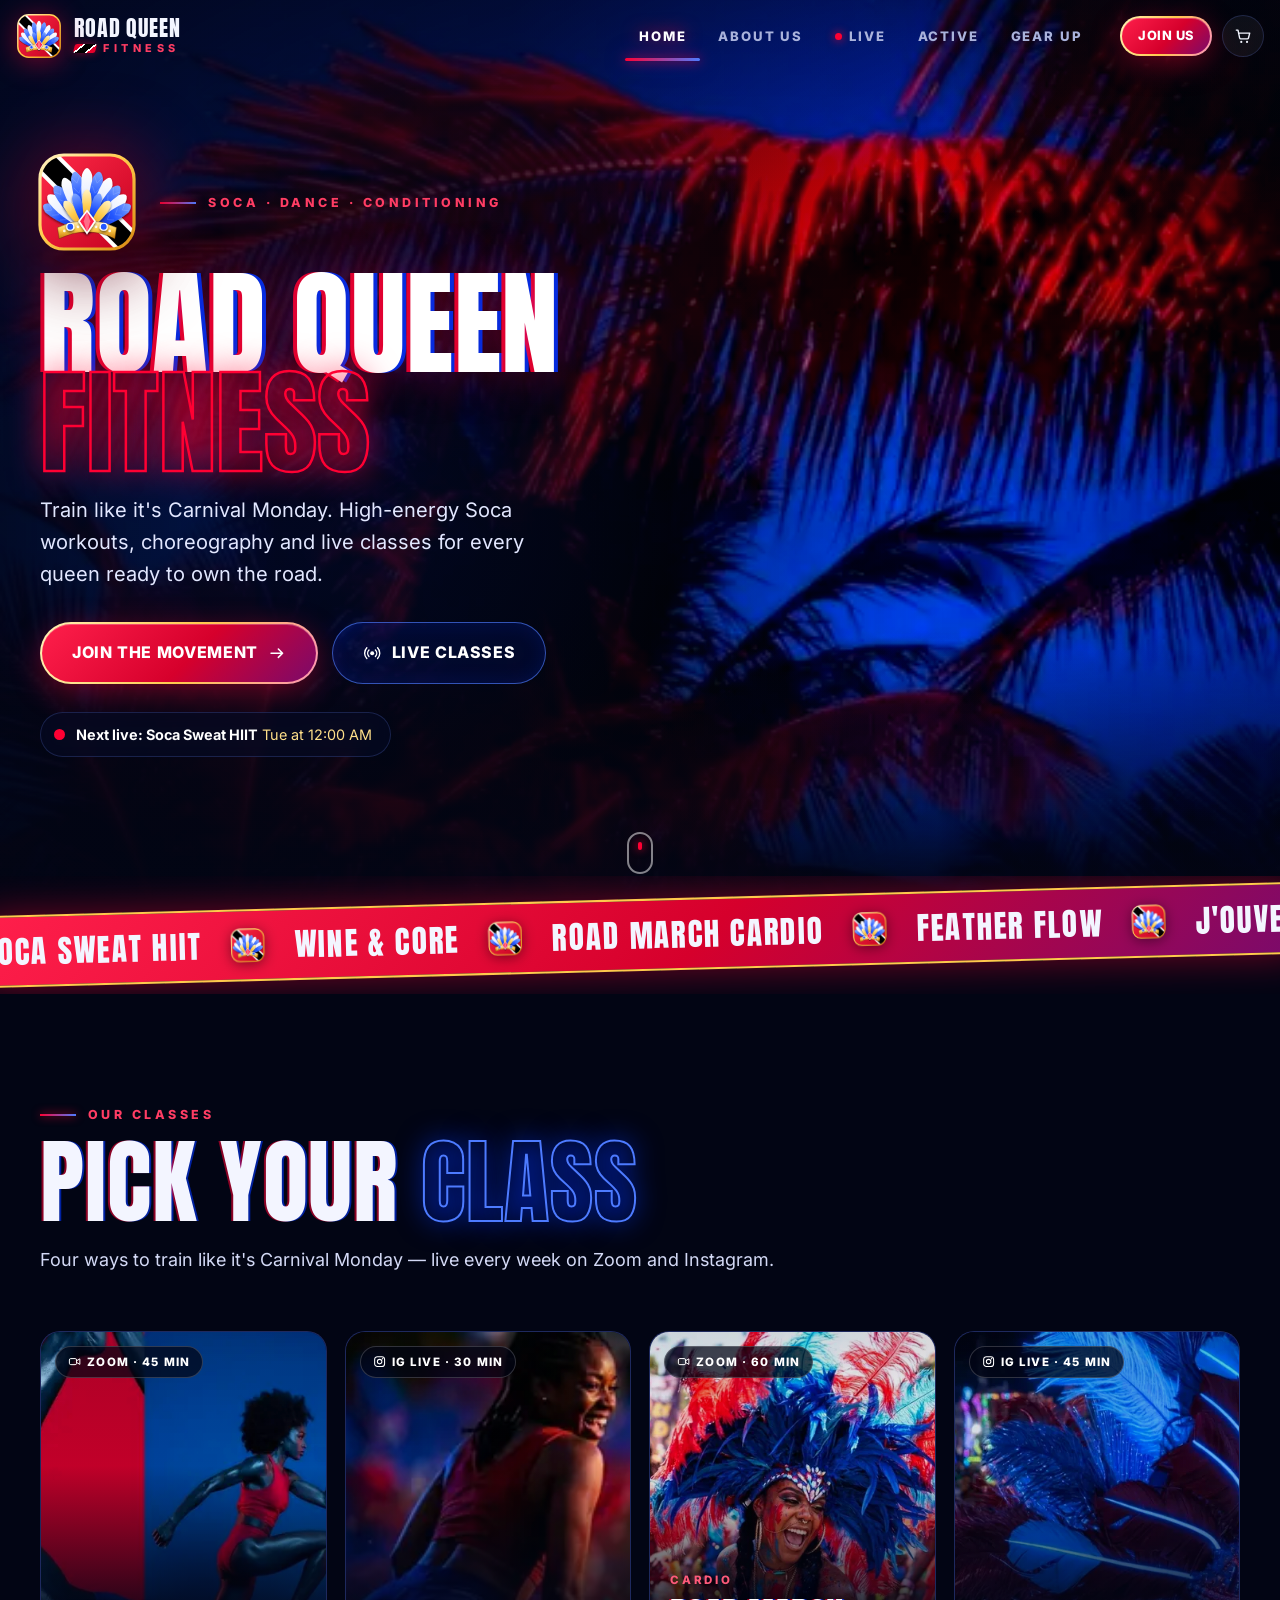
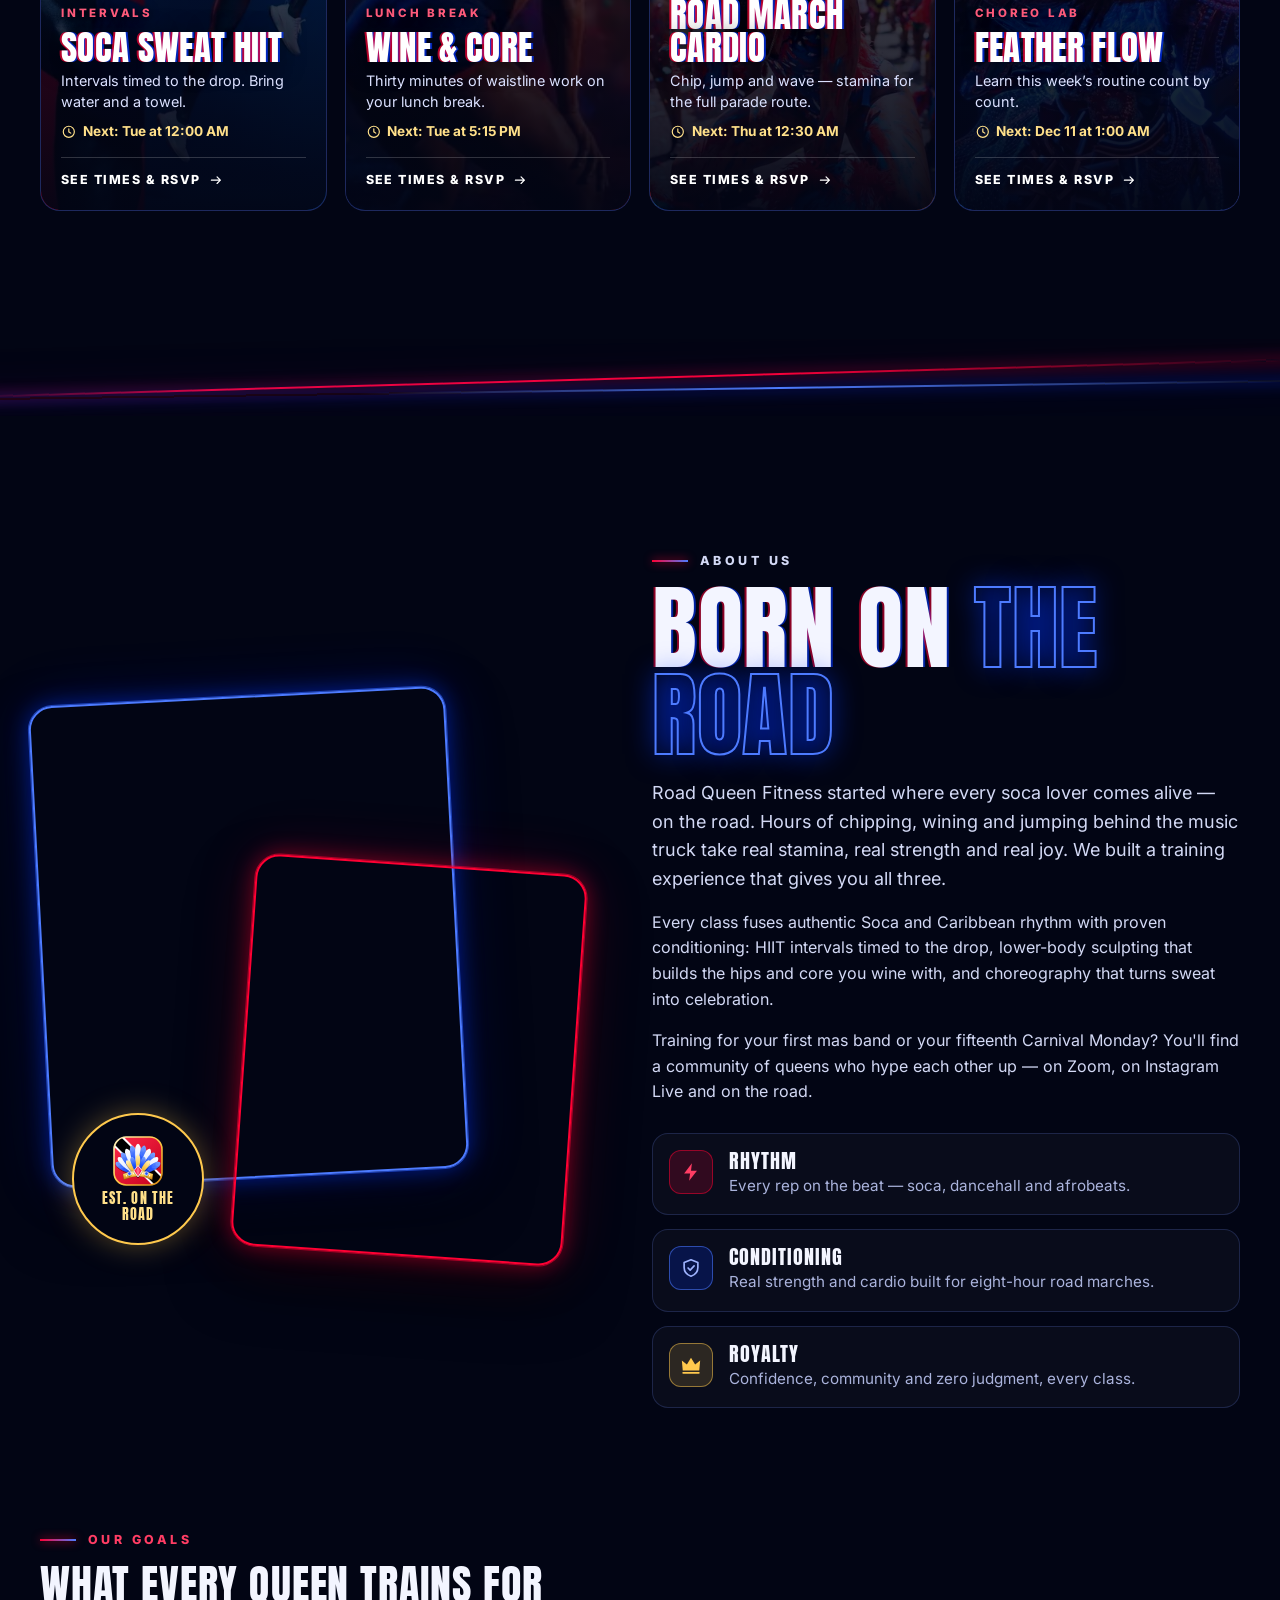
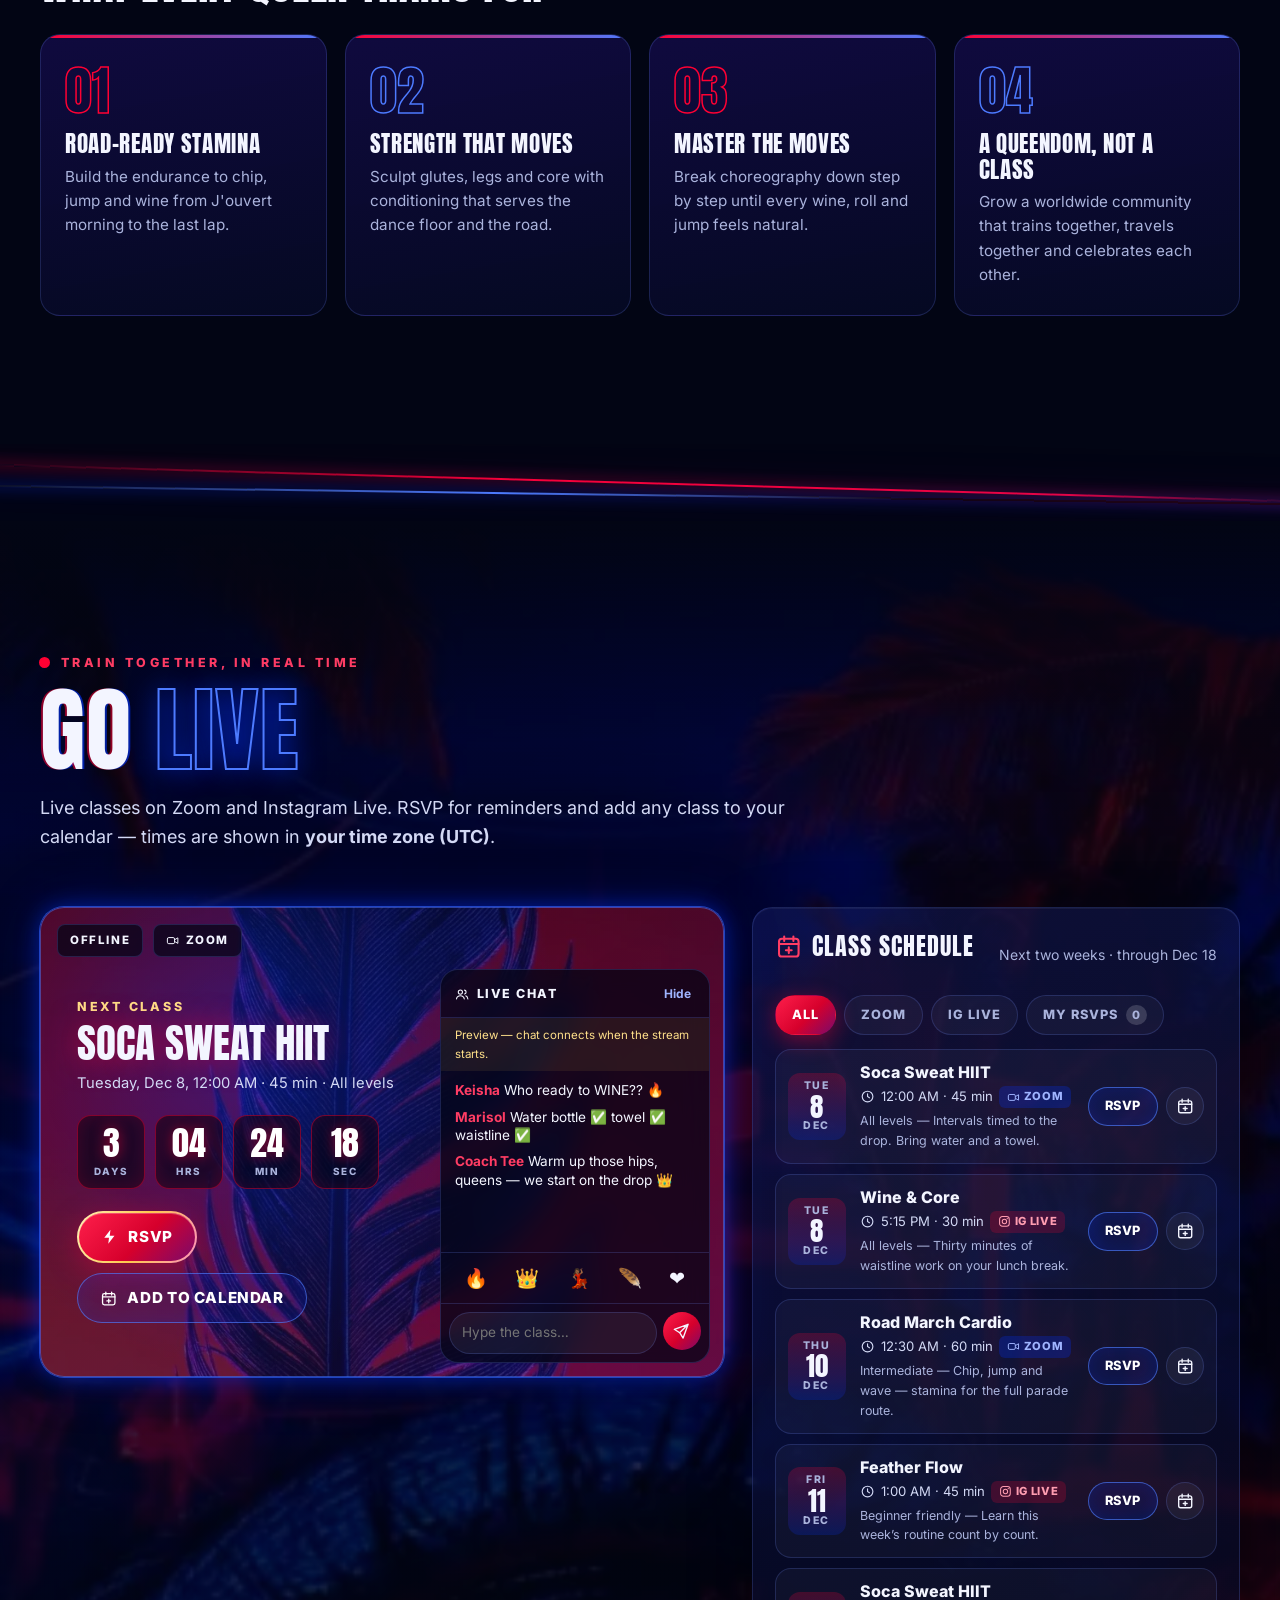
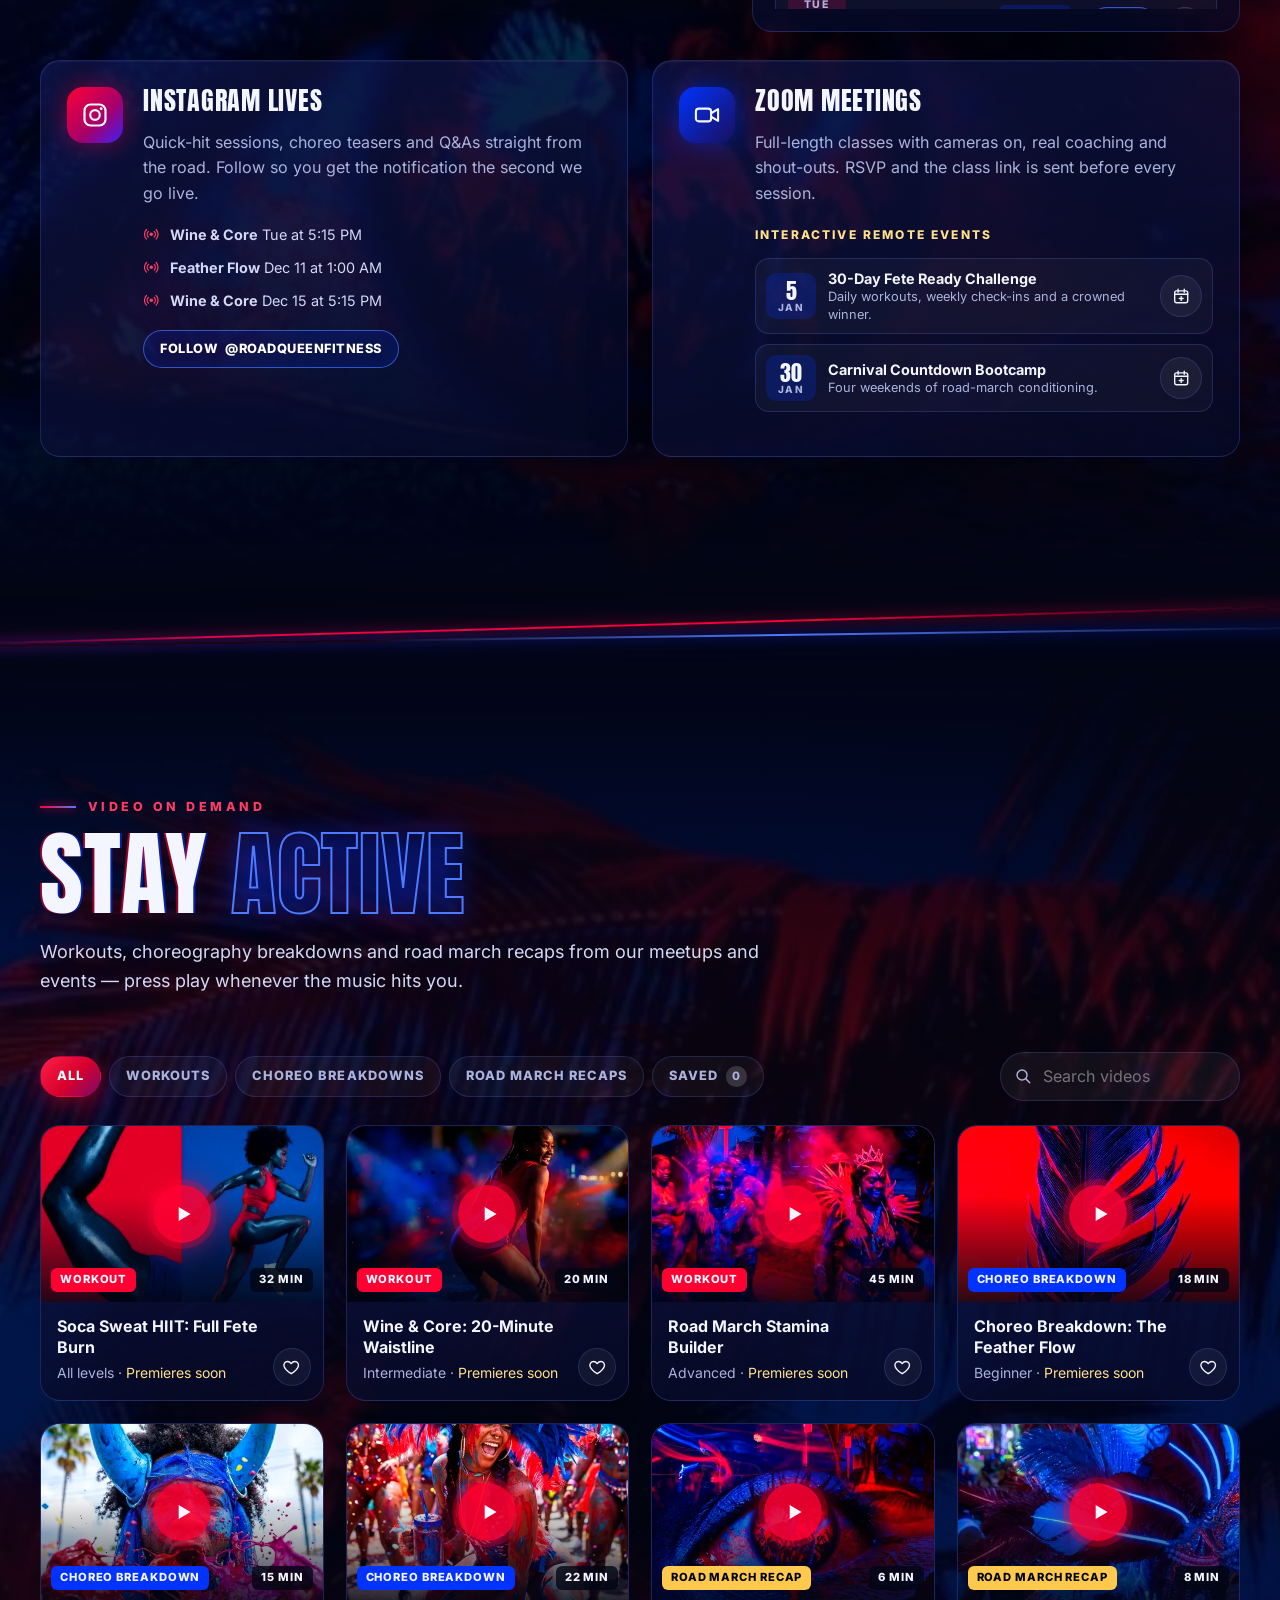
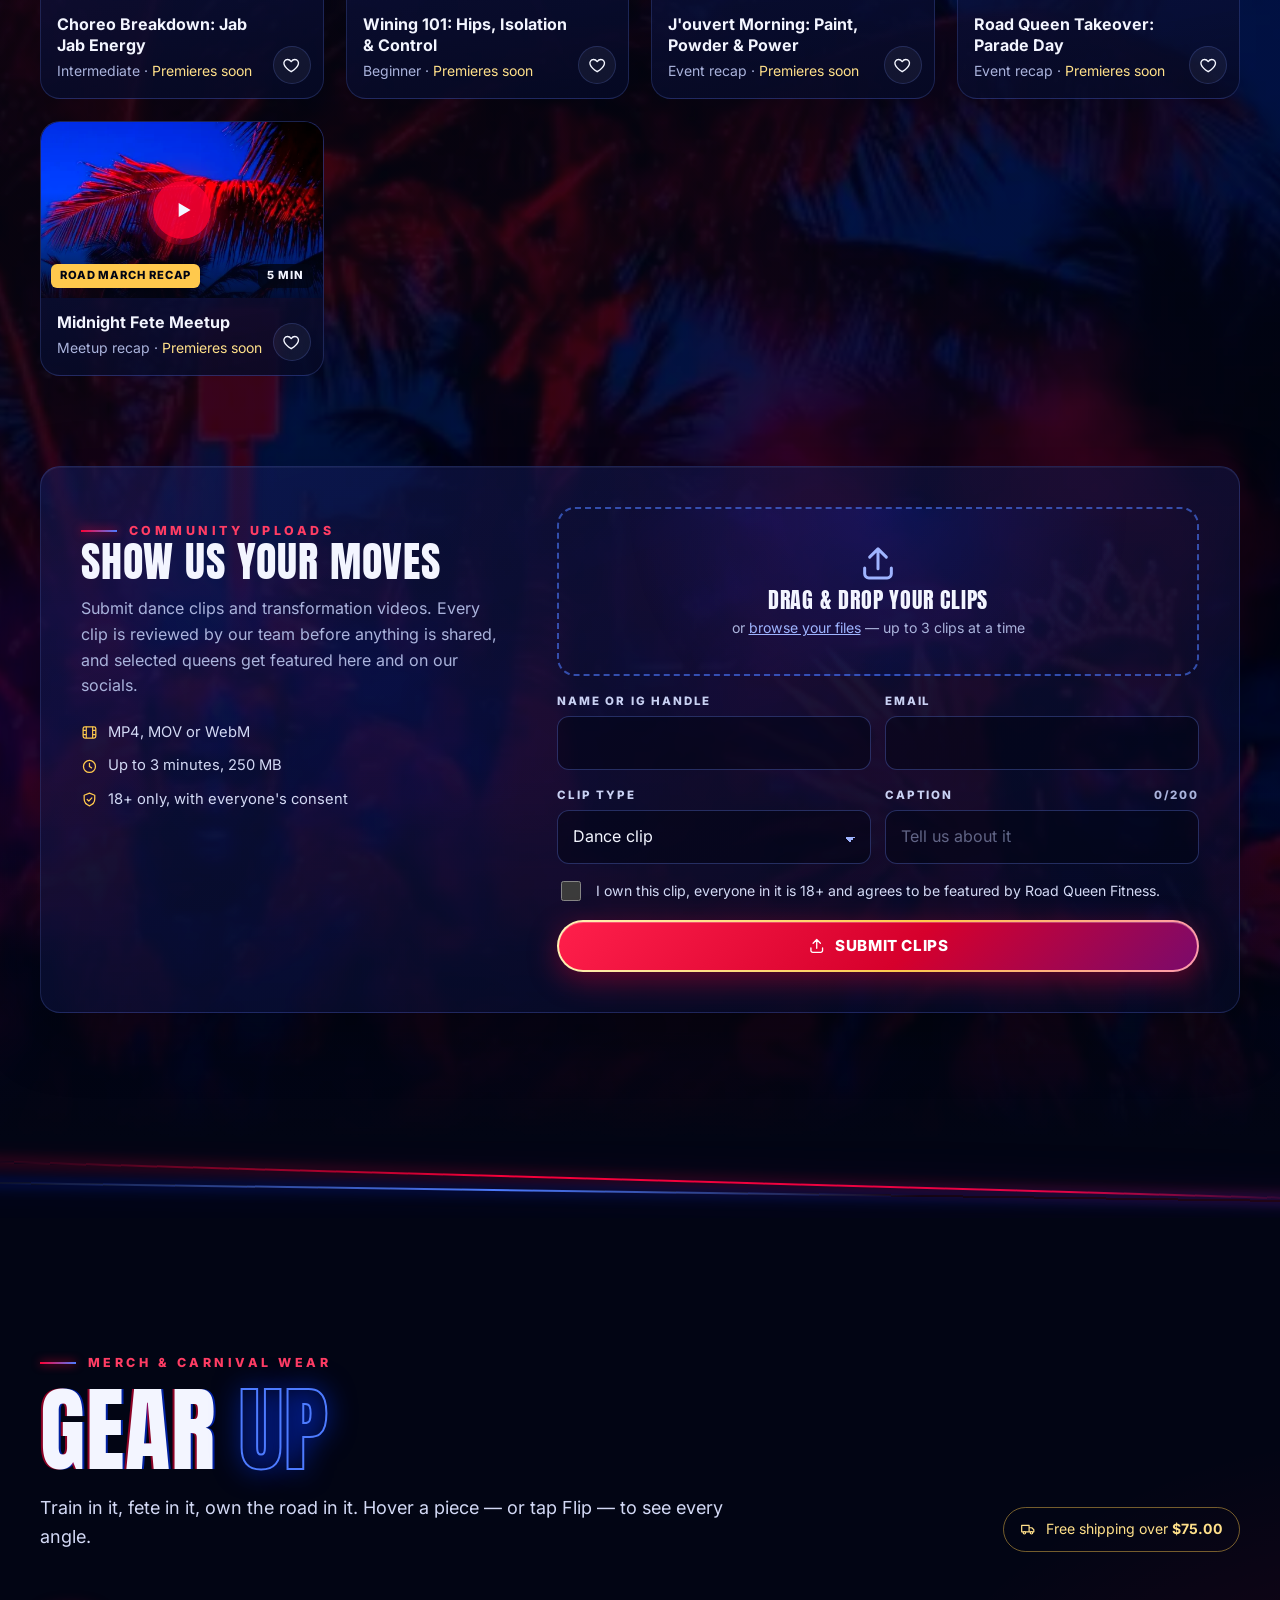
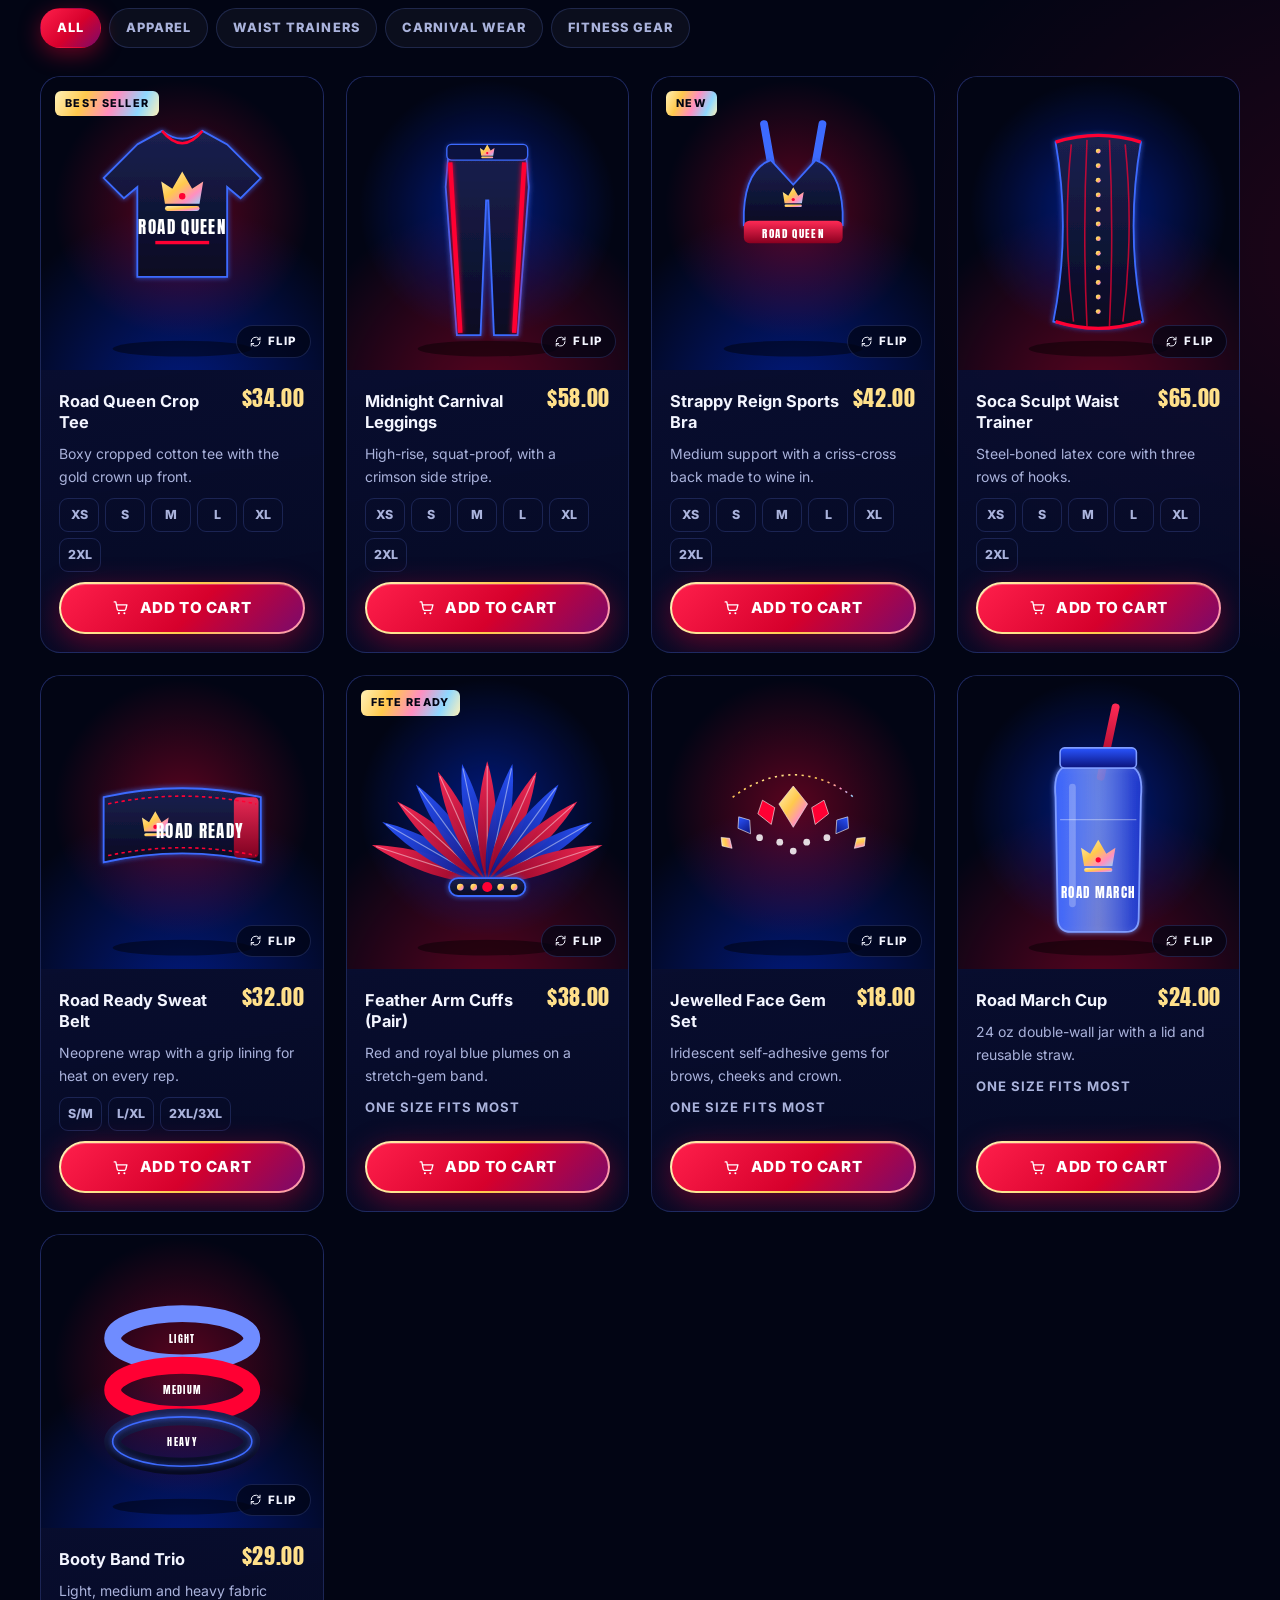
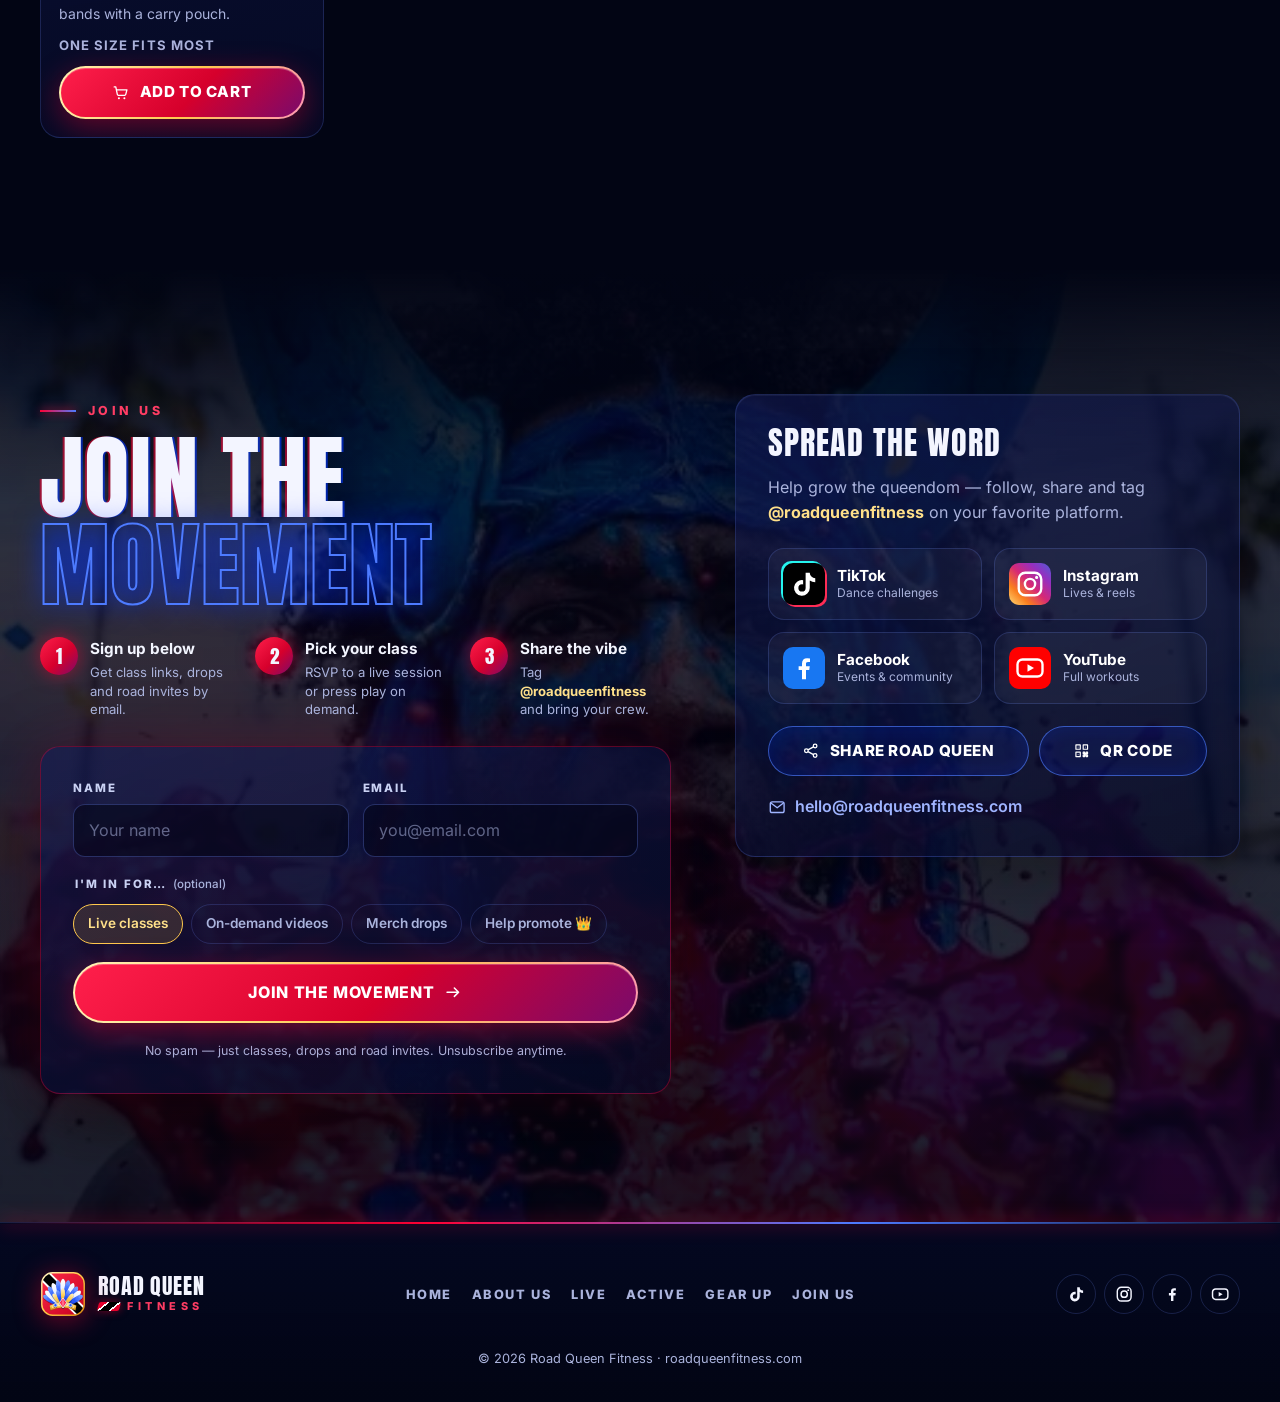
<file: index.html>
<!doctype html>
<html lang="en">
<head>
  <meta charset="utf-8">
  <meta name="viewport" content="width=device-width, initial-scale=1, viewport-fit=cover">
  <title>Road Queen Fitness · Soca Dance &amp; Conditioning</title>
  <meta name="description" content="Road Queen Fitness — Soca-powered workouts, Caribbean dance choreography, live Zoom and Instagram classes, on-demand videos and carnival-ready gear.">
  <meta name="theme-color" content="#020514">
  <meta property="og:type" content="website">
  <meta property="og:title" content="Road Queen Fitness">
  <meta property="og:description" content="Train like it's Carnival Monday. Soca workouts, choreography and live classes for queens who own the road.">
  <meta property="og:url" content="https://roadqueenfitness.com/">
  <link rel="canonical" href="https://roadqueenfitness.com/">
  <meta property="og:image" content="https://roadqueenfitness.com/img/og-image.jpg">
  <meta name="twitter:card" content="summary_large_image">
  <link rel="icon" href="favicon.ico" sizes="32x32">
  <link rel="icon" href="icon.svg" type="image/svg+xml">
  <link rel="apple-touch-icon" href="apple-touch-icon.png">
  <link rel="manifest" href="site.webmanifest">
  <meta name="apple-mobile-web-app-title" content="Road Queen">
  <meta name="referrer" content="strict-origin-when-cross-origin">
  <meta http-equiv="Content-Security-Policy" content="default-src 'self'; script-src 'self'; style-src 'self' 'unsafe-inline'; img-src 'self' data: blob:; media-src 'self' blob:; font-src 'self'; connect-src 'self' https:; frame-src https:; base-uri 'self'; object-src 'none'">
  <link rel="preload" href="fonts/anton-latin.woff2" as="font" type="font/woff2" crossorigin>
  <link rel="preload" href="fonts/inter-latin.woff2" as="font" type="font/woff2" crossorigin>
  <link rel="preload" as="image" type="image/webp" imagesrcset="img/night-mas-480.webp 480w, img/night-mas-768.webp 768w" imagesizes="100vw">
  <link rel="stylesheet" href="css/style.css">
  <script type="module" src="js/main.js"></script>
</head>
<body>
  <!-- Icon sprite: every icon on the page is a <use> of one of these symbols. -->
  <svg class="sprite" aria-hidden="true" focusable="false">
    <defs>
      <linearGradient id="pg-blue" x1="0" y1="0" x2="0" y2="1"><stop offset="0" stop-color="#2a55ff"/><stop offset="1" stop-color="#0a127a"/></linearGradient>
      <linearGradient id="pg-red" x1="0" y1="0" x2="0" y2="1"><stop offset="0" stop-color="#ff2a55"/><stop offset="1" stop-color="#8a0020"/></linearGradient>
      <linearGradient id="pg-ink" x1="0" y1="0" x2="0" y2="1"><stop offset="0" stop-color="#1b2150"/><stop offset="1" stop-color="#070a22"/></linearGradient>
      <linearGradient id="pg-gold" x1="0" y1="0" x2="1" y2="1"><stop offset="0" stop-color="#fff1b8"/><stop offset=".45" stop-color="#ffc94d"/><stop offset=".75" stop-color="#ff8fc0"/><stop offset="1" stop-color="#8fd8ff"/></linearGradient>
      <linearGradient id="pg-glass" x1="0" y1="0" x2="1" y2="0"><stop offset="0" stop-color="#3a63ff" stop-opacity=".85"/><stop offset=".5" stop-color="#7f9cff" stop-opacity=".55"/><stop offset="1" stop-color="#1630c9" stop-opacity=".9"/></linearGradient>
      <filter id="pg-glow" x="-30%" y="-30%" width="160%" height="160%"><feGaussianBlur stdDeviation="2.4" result="b"/><feMerge><feMergeNode in="b"/><feMergeNode in="SourceGraphic"/></feMerge></filter>
    </defs>
    <symbol id="i-crown" viewBox="0 0 24 24"><path d="M3 18 2 7l5.5 4.5L12 4l4.5 7.5L22 7l-1 11z" fill="currentColor"/><path d="M3.5 20.5h17" stroke="currentColor" stroke-width="2" stroke-linecap="round"/></symbol>
    <symbol id="i-cart" viewBox="0 0 24 24"><path d="M3 4h2.2l2.1 10.2a1.6 1.6 0 0 0 1.6 1.3h8.4a1.6 1.6 0 0 0 1.6-1.2L20.5 8H6.1" fill="none" stroke="currentColor" stroke-width="1.8" stroke-linecap="round" stroke-linejoin="round"/><circle cx="9.5" cy="19.5" r="1.4" fill="currentColor"/><circle cx="17" cy="19.5" r="1.4" fill="currentColor"/></symbol>
    <symbol id="i-menu" viewBox="0 0 24 24"><path d="M4 7h16M4 12h16M4 17h10" fill="none" stroke="currentColor" stroke-width="2" stroke-linecap="round"/></symbol>
    <symbol id="i-close" viewBox="0 0 24 24"><path d="M6 6l12 12M18 6 6 18" fill="none" stroke="currentColor" stroke-width="2" stroke-linecap="round"/></symbol>
    <symbol id="i-play" viewBox="0 0 24 24"><path d="M8 5.5v13l11-6.5z" fill="currentColor"/></symbol>
    <symbol id="i-live" viewBox="0 0 24 24"><circle cx="12" cy="12" r="2.6" fill="currentColor"/><path d="M7.8 7.8a6 6 0 0 0 0 8.4M16.2 7.8a6 6 0 0 1 0 8.4M5 5a10 10 0 0 0 0 14M19 5a10 10 0 0 1 0 14" fill="none" stroke="currentColor" stroke-width="1.8" stroke-linecap="round"/></symbol>
    <symbol id="i-zoom" viewBox="0 0 24 24"><rect x="2.5" y="6.5" width="13" height="11" rx="2.5" fill="none" stroke="currentColor" stroke-width="1.8"/><path d="m15.5 10.5 6-3.5v10l-6-3.5" fill="none" stroke="currentColor" stroke-width="1.8" stroke-linejoin="round"/></symbol>
    <symbol id="i-instagram" viewBox="0 0 24 24"><rect x="3" y="3" width="18" height="18" rx="5.2" fill="none" stroke="currentColor" stroke-width="1.9"/><circle cx="12" cy="12" r="4.1" fill="none" stroke="currentColor" stroke-width="1.9"/><circle cx="17.3" cy="6.7" r="1.25" fill="currentColor"/></symbol>
    <symbol id="i-tiktok" viewBox="0 0 24 24"><path d="M16.6 3h-3.3v12.1a2.9 2.9 0 1 1-2.9-2.9c.3 0 .6 0 .9.1V8.9a6.3 6.3 0 1 0 5.3 6.2V9.2a7.6 7.6 0 0 0 4.4 1.4V7.3a4.4 4.4 0 0 1-4.4-4.3z" fill="currentColor"/></symbol>
    <symbol id="i-facebook" viewBox="0 0 24 24"><path d="M13.6 21v-7.4h2.6l.4-3.1h-3V8.6c0-.9.3-1.5 1.6-1.5h1.6V4.3a21 21 0 0 0-2.4-.1c-2.4 0-4 1.4-4 4.1v2.2H7.7v3.1h2.7V21z" fill="currentColor"/></symbol>
    <symbol id="i-youtube" viewBox="0 0 24 24"><rect x="2" y="5.2" width="20" height="13.6" rx="4" fill="none" stroke="currentColor" stroke-width="1.9"/><path d="M10 9v6l5.2-3z" fill="currentColor"/></symbol>
    <symbol id="i-calendar" viewBox="0 0 24 24"><rect x="3.5" y="5" width="17" height="15.5" rx="2.5" fill="none" stroke="currentColor" stroke-width="1.8"/><path d="M3.5 9.5h17M8 3v4M16 3v4" fill="none" stroke="currentColor" stroke-width="1.8" stroke-linecap="round"/><path d="M12 12.5v5M9.5 15h5" stroke="currentColor" stroke-width="1.8" stroke-linecap="round"/></symbol>
    <symbol id="i-heart" viewBox="0 0 24 24"><path d="M12 20.5s-7.5-4.6-9.2-9.4C1.6 7.8 3.8 4.5 7.2 4.5c2 0 3.6 1.1 4.8 2.8 1.2-1.7 2.8-2.8 4.8-2.8 3.4 0 5.6 3.3 4.4 6.6-1.7 4.8-9.2 9.4-9.2 9.4z" fill="var(--heart-fill, none)" stroke="currentColor" stroke-width="1.8" stroke-linejoin="round"/></symbol>
    <symbol id="i-check" viewBox="0 0 24 24"><path d="m5 12.5 4.5 4.5L19 7.5" fill="none" stroke="currentColor" stroke-width="2.2" stroke-linecap="round" stroke-linejoin="round"/></symbol>
    <symbol id="i-plus" viewBox="0 0 24 24"><path d="M12 5v14M5 12h14" fill="none" stroke="currentColor" stroke-width="2" stroke-linecap="round"/></symbol>
    <symbol id="i-minus" viewBox="0 0 24 24"><path d="M5 12h14" fill="none" stroke="currentColor" stroke-width="2" stroke-linecap="round"/></symbol>
    <symbol id="i-trash" viewBox="0 0 24 24"><path d="M4.5 7h15M9.5 7V4.5h5V7M6.5 7l1 13h9l1-13M10 11v5.5M14 11v5.5" fill="none" stroke="currentColor" stroke-width="1.8" stroke-linecap="round" stroke-linejoin="round"/></symbol>
    <symbol id="i-upload" viewBox="0 0 24 24"><path d="M12 15.5V4M7 8.5 12 3.5l5 5M4 15v3.5A2.5 2.5 0 0 0 6.5 21h11a2.5 2.5 0 0 0 2.5-2.5V15" fill="none" stroke="currentColor" stroke-width="1.8" stroke-linecap="round" stroke-linejoin="round"/></symbol>
    <symbol id="i-share" viewBox="0 0 24 24"><circle cx="18" cy="5.5" r="2.5" fill="none" stroke="currentColor" stroke-width="1.8"/><circle cx="6" cy="12" r="2.5" fill="none" stroke="currentColor" stroke-width="1.8"/><circle cx="18" cy="18.5" r="2.5" fill="none" stroke="currentColor" stroke-width="1.8"/><path d="m8.2 10.8 7.6-4.1M8.2 13.2l7.6 4.1" stroke="currentColor" stroke-width="1.8"/></symbol>
    <symbol id="i-mail" viewBox="0 0 24 24"><rect x="3" y="5" width="18" height="14" rx="2.5" fill="none" stroke="currentColor" stroke-width="1.8"/><path d="m3.8 6.5 8.2 6.3 8.2-6.3" fill="none" stroke="currentColor" stroke-width="1.8" stroke-linejoin="round"/></symbol>
    <symbol id="i-search" viewBox="0 0 24 24"><circle cx="10.5" cy="10.5" r="6.5" fill="none" stroke="currentColor" stroke-width="1.9"/><path d="m15.5 15.5 5 5" stroke="currentColor" stroke-width="1.9" stroke-linecap="round"/></symbol>
    <symbol id="i-clock" viewBox="0 0 24 24"><circle cx="12" cy="12" r="8.5" fill="none" stroke="currentColor" stroke-width="1.8"/><path d="M12 7.5V12l3 2" fill="none" stroke="currentColor" stroke-width="1.8" stroke-linecap="round"/></symbol>
    <symbol id="i-arrow" viewBox="0 0 24 24"><path d="M4 12h15M13.5 6.5 19 12l-5.5 5.5" fill="none" stroke="currentColor" stroke-width="2" stroke-linecap="round" stroke-linejoin="round"/></symbol>
    <symbol id="i-left" viewBox="0 0 24 24"><path d="M15 5l-7 7 7 7" fill="none" stroke="currentColor" stroke-width="2.2" stroke-linecap="round" stroke-linejoin="round"/></symbol>
    <symbol id="i-right" viewBox="0 0 24 24"><path d="m9 5 7 7-7 7" fill="none" stroke="currentColor" stroke-width="2.2" stroke-linecap="round" stroke-linejoin="round"/></symbol>
    <symbol id="i-flip" viewBox="0 0 24 24"><path d="M4 12a8 8 0 0 1 13.7-5.6L20 8.5M20 4v4.5h-4.5M20 12a8 8 0 0 1-13.7 5.6L4 15.5M4 20v-4.5h4.5" fill="none" stroke="currentColor" stroke-width="1.8" stroke-linecap="round" stroke-linejoin="round"/></symbol>
    <symbol id="i-qr" viewBox="0 0 24 24"><path d="M4 4h6v6H4zM14 4h6v6h-6zM4 14h6v6H4zM14 14h2v2h-2zM18 14h2v2h-2zM16 16h2v2h-2zM14 18h2v2h-2zM18 18h2v2h-2z" fill="none" stroke="currentColor" stroke-width="1.6" stroke-linejoin="round"/><path d="M6.5 6.5h1v1h-1zM16.5 6.5h1v1h-1zM6.5 16.5h1v1h-1z" fill="currentColor"/></symbol>
    <symbol id="i-bolt" viewBox="0 0 24 24"><path d="M13 2.5 4.5 13.5H11l-1 8 8.5-11H12z" fill="currentColor"/></symbol>
    <symbol id="i-users" viewBox="0 0 24 24"><circle cx="9" cy="8.5" r="3.5" fill="none" stroke="currentColor" stroke-width="1.8"/><path d="M2.5 20c.6-3.6 3.2-5.5 6.5-5.5s5.9 1.9 6.5 5.5M16 5.2a3.4 3.4 0 0 1 0 6.6M18 14.8c2 .7 3.2 2.4 3.5 5.2" fill="none" stroke="currentColor" stroke-width="1.8" stroke-linecap="round"/></symbol>
    <symbol id="i-film" viewBox="0 0 24 24"><rect x="3" y="4" width="18" height="16" rx="2.5" fill="none" stroke="currentColor" stroke-width="1.8"/><path d="M7.5 4v16M16.5 4v16M3 9h4.5M3 15h4.5M16.5 9H21M16.5 15H21" stroke="currentColor" stroke-width="1.6"/></symbol>
    <symbol id="i-send" viewBox="0 0 24 24"><path d="M21 3 10 14M21 3l-6.5 18-4.5-7-7-4.5z" fill="none" stroke="currentColor" stroke-width="1.8" stroke-linejoin="round"/></symbol>
    <symbol id="i-shield" viewBox="0 0 24 24"><path d="M12 3 4.5 6v5.5c0 4.6 3.1 8 7.5 9.5 4.4-1.5 7.5-4.9 7.5-9.5V6z" fill="none" stroke="currentColor" stroke-width="1.8" stroke-linejoin="round"/><path d="m8.8 12 2.3 2.3 4.3-4.6" fill="none" stroke="currentColor" stroke-width="1.8" stroke-linecap="round" stroke-linejoin="round"/></symbol>
    <symbol id="i-truck" viewBox="0 0 24 24"><path d="M2.5 6.5h11v9.5h-11zM13.5 10h4l3 3v3h-7z" fill="none" stroke="currentColor" stroke-width="1.8" stroke-linejoin="round"/><circle cx="6.5" cy="17.5" r="1.8" fill="var(--bg)" stroke="currentColor" stroke-width="1.8"/><circle cx="17" cy="17.5" r="1.8" fill="var(--bg)" stroke="currentColor" stroke-width="1.8"/></symbol>
    <symbol id="i-sparkle" viewBox="0 0 24 24"><path d="M12 2.5c.7 4.6 2.9 6.8 7.5 7.5-4.6.7-6.8 2.9-7.5 7.5-.7-4.6-2.9-6.8-7.5-7.5 4.6-.7 6.8-2.9 7.5-7.5zM19 15.5c.3 2 1.2 2.9 3 3.2-1.8.3-2.7 1.2-3 3-.3-1.8-1.2-2.7-3-3 1.8-.3 2.7-1.2 3-3.2z" fill="currentColor"/></symbol>
    <symbol id="i-link" viewBox="0 0 24 24"><path d="M10 14a4.5 4.5 0 0 0 6.4 0l3-3a4.5 4.5 0 0 0-6.4-6.4l-1 1M14 10a4.5 4.5 0 0 0-6.4 0l-3 3a4.5 4.5 0 0 0 6.4 6.4l1-1" fill="none" stroke="currentColor" stroke-width="1.8" stroke-linecap="round"/></symbol>
  </svg>

  <a class="skip-link" href="#main">Skip to content</a>

  <header class="site-header" id="site-header">
    <div class="header-inner">
      <a class="brand" href="#home">
        <img class="brand-mark" src="icon.svg" alt="" width="46" height="46">
        <span class="brand-text"><strong>Road Queen</strong><small>Fitness</small></span>
      </a>

      <nav class="primary-nav" id="primary-nav" aria-label="Primary">
        <ul>
          <li><a href="#home" data-nav="home">Home</a></li>
          <li><a href="#about" data-nav="about">About Us</a></li>
          <li><a href="#live" data-nav="live"><span class="nav-live-dot" aria-hidden="true"></span>Live</a></li>
          <li><a href="#active" data-nav="active">Active</a></li>
          <li><a href="#gear" data-nav="gear">Gear Up</a></li>
          <li class="nav-join-mobile"><a href="#join" data-nav="join">Join Us</a></li>
        </ul>
        <span class="nav-indicator" aria-hidden="true"></span>
      </nav>

      <div class="header-actions">
        <a class="btn btn-gem btn-sm header-join" href="#join" data-nav="join">Join Us</a>
        <button type="button" class="icon-btn cart-btn" id="cart-open" aria-label="Open cart, 0 items" aria-haspopup="dialog">
          <svg class="icon" aria-hidden="true"><use href="#i-cart"/></svg>
          <span class="cart-count is-empty" id="cart-count" aria-hidden="true">0</span>
        </button>
        <button type="button" class="icon-btn menu-btn" id="menu-toggle" aria-label="Open menu" aria-expanded="false" aria-controls="primary-nav">
          <svg class="icon icon-open" aria-hidden="true"><use href="#i-menu"/></svg>
          <svg class="icon icon-close" aria-hidden="true"><use href="#i-close"/></svg>
        </button>
      </div>
    </div>
  </header>

  <main id="main">
    <!-- ============ HOME ============ -->
    <section class="hero" id="home" data-section aria-labelledby="hero-title">
      <div class="parallax-layer" data-parallax="0.25" aria-hidden="true">
        <picture>
          <source type="image/webp" srcset="img/night-mas-480.webp 480w, img/night-mas-768.webp 768w" sizes="100vw">
          <img class="hero-bg" src="img/night-mas-768.jpg" srcset="img/night-mas-480.jpg 480w, img/night-mas-768.jpg 768w" sizes="100vw" alt="" width="768" height="1365" fetchpriority="high" decoding="async">
        </picture>
      </div>
      <div class="hero-shade" aria-hidden="true"></div>
      <div class="hero-inner container">
        <div class="hero-copy">
          <div class="hero-brand">
            <img class="hero-logo" src="icon.svg" alt="" width="116" height="116">
            <p class="eyebrow"><span class="eyebrow-line" aria-hidden="true"></span>Soca · Dance · Conditioning</p>
          </div>
          <h1 class="hero-title" id="hero-title">
            <span class="hero-title-line" data-text="Road Queen">Road Queen</span>
            <span class="hero-title-line hero-title-outline">Fitness</span>
          </h1>
          <p class="hero-lead">Train like it's Carnival Monday. High-energy Soca workouts, choreography and live classes for every queen ready to own the road.</p>
          <div class="hero-ctas">
            <a class="btn btn-gem btn-lg" href="#join">Join the Movement <svg class="icon" aria-hidden="true"><use href="#i-arrow"/></svg></a>
            <a class="btn btn-ghost btn-lg" href="#live"><svg class="icon" aria-hidden="true"><use href="#i-live"/></svg> Live Classes</a>
          </div>
          <a class="next-chip" href="#live" id="hero-next">
            <span class="pulse-dot" aria-hidden="true"></span>
            <span><strong id="hero-next-title">Live classes</strong> <span id="hero-next-when">every week on Zoom &amp; IG Live</span></span>
          </a>
        </div>
      </div>
      <a class="scroll-cue" href="#classes" aria-label="Scroll to the classes"><span></span></a>
    </section>

    <div class="marquee-wrap" aria-hidden="true">
    <div class="marquee">
      <div class="marquee-track">
        <span>Soca Sweat HIIT</span><img class="marquee-mark" src="icon.svg" alt="" width="34" height="34"><span>Wine &amp; Core</span><img class="marquee-mark" src="icon.svg" alt="" width="34" height="34"><span>Road March Cardio</span><img class="marquee-mark" src="icon.svg" alt="" width="34" height="34"><span>Feather Flow</span><img class="marquee-mark" src="icon.svg" alt="" width="34" height="34"><span>J'ouvert Energy</span><img class="marquee-mark" src="icon.svg" alt="" width="34" height="34"><span>Own the Road</span><img class="marquee-mark" src="icon.svg" alt="" width="34" height="34">
        <span>Soca Sweat HIIT</span><img class="marquee-mark" src="icon.svg" alt="" width="34" height="34"><span>Wine &amp; Core</span><img class="marquee-mark" src="icon.svg" alt="" width="34" height="34"><span>Road March Cardio</span><img class="marquee-mark" src="icon.svg" alt="" width="34" height="34"><span>Feather Flow</span><img class="marquee-mark" src="icon.svg" alt="" width="34" height="34"><span>J'ouvert Energy</span><img class="marquee-mark" src="icon.svg" alt="" width="34" height="34"><span>Own the Road</span><img class="marquee-mark" src="icon.svg" alt="" width="34" height="34">
      </div>
    </div>
    </div>

    <section class="section classes" id="classes" data-section="home" aria-labelledby="classes-title">
      <div class="container">
        <div class="section-head" data-reveal>
          <p class="eyebrow"><span class="eyebrow-line" aria-hidden="true"></span>Our classes</p>
          <h2 class="section-title" id="classes-title">Pick your <span class="outline">Class</span></h2>
          <p class="section-lead">Four ways to train like it's Carnival Monday — live every week on Zoom and Instagram.</p>
        </div>
        <div class="class-grid" id="class-cards"></div>
      </div>
    </section>

    <div class="slash" aria-hidden="true"></div>

    <!-- ============ ABOUT US ============ -->
    <section class="section about" id="about" data-section aria-labelledby="about-title">
      <div class="container about-grid">
        <div class="about-collage" data-reveal>
          <figure class="collage-a"><picture>
            <source type="image/webp" srcset="img/feather-red-480.webp 480w, img/feather-red-800.webp 800w, img/feather-red-896.webp 896w" sizes="(max-width: 900px) 92vw, 44vw">
            <img src="img/feather-red-800.jpg" srcset="img/feather-red-480.jpg 480w, img/feather-red-800.jpg 800w, img/feather-red-896.jpg 896w" sizes="(max-width: 900px) 92vw, 44vw" alt="Blue feather against a red background" loading="lazy" decoding="async" width="896" height="1200">
          </picture></figure>
          <figure class="collage-b"><picture>
            <source type="image/webp" srcset="img/jab-splash-480.webp 480w, img/jab-splash-800.webp 800w, img/jab-splash-922.webp 922w" sizes="(max-width: 900px) 92vw, 44vw">
            <img src="img/jab-splash-800.jpg" srcset="img/jab-splash-480.jpg 480w, img/jab-splash-800.jpg 800w, img/jab-splash-922.jpg 922w" sizes="(max-width: 900px) 92vw, 44vw" alt="Masquerader in blue paint and horns spraying a burst of red and pink paint" loading="lazy" decoding="async" width="922" height="1152">
          </picture></figure>
          <div class="collage-badge"><img src="icon.svg" alt="" width="52" height="52"><span>Est. on the road</span></div>
        </div>
        <div class="about-copy" data-reveal>
          <p class="eyebrow"><span class="eyebrow-line" aria-hidden="true"></span>About Us</p>
          <h2 class="section-title" id="about-title">Born on <span class="outline">the Road</span></h2>
          <p class="section-lead">Road Queen Fitness started where every soca lover comes alive — on the road. Hours of chipping, wining and jumping behind the music truck take real stamina, real strength and real joy. We built a training experience that gives you all three.</p>
          <p>Every class fuses authentic Soca and Caribbean rhythm with proven conditioning: HIIT intervals timed to the drop, lower-body sculpting that builds the hips and core you wine with, and choreography that turns sweat into celebration.</p>
          <p>Training for your first mas band or your fifteenth Carnival Monday? You'll find a community of queens who hype each other up — on Zoom, on Instagram Live and on the road.</p>
          <ul class="pillars">
            <li><span class="pillar-icon red"><svg class="icon" aria-hidden="true"><use href="#i-bolt"/></svg></span><div><strong>Rhythm</strong><span>Every rep on the beat — soca, dancehall and afrobeats.</span></div></li>
            <li><span class="pillar-icon blue"><svg class="icon" aria-hidden="true"><use href="#i-shield"/></svg></span><div><strong>Conditioning</strong><span>Real strength and cardio built for eight-hour road marches.</span></div></li>
            <li><span class="pillar-icon gold"><svg class="icon" aria-hidden="true"><use href="#i-crown"/></svg></span><div><strong>Royalty</strong><span>Confidence, community and zero judgment, every class.</span></div></li>
          </ul>
        </div>
      </div>

      <div class="container goals" aria-labelledby="goals-title">
        <div class="section-head compact" data-reveal>
          <p class="eyebrow"><span class="eyebrow-line" aria-hidden="true"></span>Our Goals</p>
          <h3 class="section-subtitle" id="goals-title">What every queen trains for</h3>
        </div>
        <ol class="goal-grid">
          <li class="goal-card" data-reveal><span class="goal-num">01</span><h4>Road-ready stamina</h4><p>Build the endurance to chip, jump and wine from J'ouvert morning to the last lap.</p></li>
          <li class="goal-card" data-reveal><span class="goal-num">02</span><h4>Strength that moves</h4><p>Sculpt glutes, legs and core with conditioning that serves the dance floor and the road.</p></li>
          <li class="goal-card" data-reveal><span class="goal-num">03</span><h4>Master the moves</h4><p>Break choreography down step by step until every wine, roll and jump feels natural.</p></li>
          <li class="goal-card" data-reveal><span class="goal-num">04</span><h4>A queendom, not a class</h4><p>Grow a worldwide community that trains together, travels together and celebrates each other.</p></li>
        </ol>
      </div>
    </section>

    <div class="slash slash-flip" aria-hidden="true"></div>

    <!-- ============ LIVE ============ -->
    <section class="section live" id="live" data-section aria-labelledby="live-title">
      <div class="section-bg" aria-hidden="true"><div class="parallax-layer" data-parallax="0.18"><picture>
        <source type="image/webp" srcset="img/eye-fete-480.webp 480w, img/eye-fete-800.webp 800w, img/eye-fete-896.webp 896w" sizes="100vw">
        <img src="img/eye-fete-800.jpg" srcset="img/eye-fete-480.jpg 480w, img/eye-fete-800.jpg 800w, img/eye-fete-896.jpg 896w" sizes="100vw" alt="" loading="lazy" decoding="async" width="896" height="1200">
      </picture></div></div>
      <div class="container">
        <div class="section-head" data-reveal>
          <p class="eyebrow"><span class="pulse-dot" aria-hidden="true"></span>Train together, in real time</p>
          <h2 class="section-title" id="live-title">Go <span class="outline">Live</span></h2>
          <p class="section-lead">Live classes on Zoom and Instagram Live. RSVP for reminders and add any class to your calendar — times are shown in <strong id="viewer-tz">your time zone</strong>.</p>
        </div>

        <div class="live-grid">
          <div class="stage-wrap" data-reveal>
            <div class="stage" id="stage" data-state="offline">
              <div class="stage-media" id="stage-media" aria-hidden="true"></div>
              <div class="stage-hud">
                <span class="stage-badge" id="stage-badge">Offline</span>
                <span class="stage-viewers" id="stage-platform"></span>
              </div>
              <div class="stage-center">
                <p class="stage-kicker" id="stage-kicker">Next class</p>
                <h3 class="stage-title" id="stage-title">Loading schedule…</h3>
                <p class="stage-meta" id="stage-meta"></p>
                <div class="countdown" id="countdown" role="timer" aria-live="off">
                  <span><b data-unit="d">0</b><small>days</small></span>
                  <span><b data-unit="h">00</b><small>hrs</small></span>
                  <span><b data-unit="m">00</b><small>min</small></span>
                  <span><b data-unit="s">00</b><small>sec</small></span>
                </div>
                <div class="stage-actions" id="stage-actions"></div>
              </div>
              <div class="reactions" id="reactions" aria-hidden="true"></div>
            </div>

            <aside class="chat" id="chat" aria-label="Live chat">
              <header class="chat-head">
                <span><svg class="icon" aria-hidden="true"><use href="#i-users"/></svg> Live chat</span>
                <button type="button" class="chat-toggle" id="chat-toggle" aria-expanded="true" aria-controls="chat-body">Hide</button>
              </header>
              <div class="chat-body" id="chat-body">
                <p class="chat-note">Preview — chat connects when the stream starts.</p>
                <ol class="chat-log" id="chat-log" aria-live="polite"></ol>
                <div class="chat-reacts" role="group" aria-label="Send a reaction">
                  <button type="button" data-react="🔥" aria-label="Fire">🔥</button>
                  <button type="button" data-react="👑" aria-label="Crown">👑</button>
                  <button type="button" data-react="💃🏾" aria-label="Dancer">💃🏾</button>
                  <button type="button" data-react="🪶" aria-label="Feather">🪶</button>
                  <button type="button" data-react="❤️" aria-label="Heart">❤️</button>
                </div>
                <form class="chat-form" id="chat-form" autocomplete="off">
                  <label class="sr-only" for="chat-input">Message</label>
                  <input id="chat-input" name="message" maxlength="140" placeholder="Hype the class…" required>
                  <button type="submit" class="icon-btn" aria-label="Send message"><svg class="icon" aria-hidden="true"><use href="#i-send"/></svg></button>
                </form>
              </div>
            </aside>
          </div>

          <div class="schedule panel" data-reveal>
            <div class="panel-head">
              <h3><svg class="icon" aria-hidden="true"><use href="#i-calendar"/></svg> Class schedule</h3>
              <p class="muted small" id="schedule-range"></p>
            </div>
            <div class="tabs" role="tablist" aria-label="Filter classes" id="schedule-tabs">
              <button role="tab" type="button" data-filter="all" aria-selected="true">All</button>
              <button role="tab" type="button" data-filter="zoom" aria-selected="false">Zoom</button>
              <button role="tab" type="button" data-filter="ig" aria-selected="false">IG Live</button>
              <button role="tab" type="button" data-filter="rsvp" aria-selected="false">My RSVPs <span class="tab-count" id="rsvp-count">0</span></button>
            </div>
            <div role="tabpanel" aria-label="Upcoming classes"><ol class="session-list" id="session-list"></ol></div>
          </div>
        </div>

        <div class="engage-grid">
          <article class="panel engage" data-reveal>
            <div class="engage-icon ig"><svg class="icon" aria-hidden="true"><use href="#i-instagram"/></svg></div>
            <div>
              <h3>Instagram Lives</h3>
              <p class="muted">Quick-hit sessions, choreo teasers and Q&amp;As straight from the road. Follow so you get the notification the second we go live.</p>
              <ul class="ig-list" id="ig-list"></ul>
              <a class="btn btn-ghost btn-sm" data-social="instagram" target="_blank" rel="noopener">Follow <span data-handle></span></a>
            </div>
          </article>
          <article class="panel engage" data-reveal>
            <div class="engage-icon zoom"><svg class="icon" aria-hidden="true"><use href="#i-zoom"/></svg></div>
            <div>
              <h3>Zoom Meetings</h3>
              <p class="muted">Full-length classes with cameras on, real coaching and shout-outs. RSVP and the class link is sent before every session.</p>
              <h4 class="mini-title">Interactive remote events</h4>
              <ul class="event-list" id="event-list"></ul>
            </div>
          </article>
        </div>
      </div>
    </section>

    <div class="slash" aria-hidden="true"></div>

    <!-- ============ ACTIVE (VIDEOS) ============ -->
    <section class="section active" id="active" data-section aria-labelledby="active-title">
      <div class="section-bg" aria-hidden="true"><div class="parallax-layer" data-parallax="0.15"><picture>
        <source type="image/webp" srcset="img/night-mas-480.webp 480w, img/night-mas-768.webp 768w" sizes="100vw">
        <img src="img/night-mas-768.jpg" srcset="img/night-mas-480.jpg 480w, img/night-mas-768.jpg 768w" sizes="100vw" alt="" loading="lazy" decoding="async" width="768" height="1365" style="object-position: 50% 85%">
      </picture></div></div>
      <div class="container">
        <div class="section-head" data-reveal>
          <p class="eyebrow"><span class="eyebrow-line" aria-hidden="true"></span>Video on demand</p>
          <h2 class="section-title" id="active-title">Stay <span class="outline">Active</span></h2>
          <p class="section-lead">Workouts, choreography breakdowns and road march recaps from our meetups and events — press play whenever the music hits you.</p>
        </div>

        <div class="vod-toolbar">
          <div class="tabs" role="tablist" aria-label="Video categories" id="vod-tabs">
            <button role="tab" type="button" data-cat="all" aria-selected="true">All</button>
            <button role="tab" type="button" data-cat="workout" aria-selected="false">Workouts</button>
            <button role="tab" type="button" data-cat="choreo" aria-selected="false">Choreo Breakdowns</button>
            <button role="tab" type="button" data-cat="recap" aria-selected="false">Road March Recaps</button>
            <button role="tab" type="button" data-cat="saved" aria-selected="false">Saved <span class="tab-count" id="saved-count">0</span></button>
          </div>
          <label class="search">
            <svg class="icon" aria-hidden="true"><use href="#i-search"/></svg>
            <span class="sr-only">Search videos</span>
            <input type="search" id="vod-search" placeholder="Search videos">
          </label>
        </div>
        <div class="vod-grid" id="vod-grid" role="tabpanel" aria-label="Videos"></div>
        <p class="empty" id="vod-empty" hidden>No videos match — try another category or search.</p>

        <div class="upload panel" id="upload" data-reveal>
          <div class="upload-copy">
            <p class="eyebrow"><span class="eyebrow-line" aria-hidden="true"></span>Community uploads</p>
            <h3 class="section-subtitle">Show us your moves</h3>
            <p class="muted">Submit dance clips and transformation videos. Every clip is reviewed by our team before anything is shared, and selected queens get featured here and on our socials.</p>
            <ul class="rules">
              <li><svg class="icon" aria-hidden="true"><use href="#i-film"/></svg> MP4, MOV or WebM</li>
              <li><svg class="icon" aria-hidden="true"><use href="#i-clock"/></svg> Up to 3 minutes, 250 MB</li>
              <li><svg class="icon" aria-hidden="true"><use href="#i-shield"/></svg> 18+ only, with everyone's consent</li>
            </ul>
          </div>
          <form class="upload-form" id="upload-form" novalidate>
            <div class="dropzone" id="dropzone" role="button" tabindex="0" aria-describedby="drop-help">
              <input type="file" id="file-input" accept="video/mp4,video/quicktime,video/webm,video/x-m4v,.mp4,.mov,.webm,.m4v" multiple hidden>
              <svg class="icon drop-icon" aria-hidden="true"><use href="#i-upload"/></svg>
              <strong>Drag &amp; drop your clips</strong>
              <span id="drop-help">or <u>browse your files</u> — up to 3 clips at a time</span>
            </div>
            <ul class="file-queue" id="file-queue" aria-live="polite"></ul>
            <div class="field-row">
              <div class="field">
                <label for="up-name">Name or IG handle</label>
                <input id="up-name" name="name" required maxlength="60" autocomplete="name">
                <p class="field-error" data-error-for="up-name"></p>
              </div>
              <div class="field">
                <label for="up-email">Email</label>
                <input id="up-email" name="email" type="email" required maxlength="120" autocomplete="email">
                <p class="field-error" data-error-for="up-email"></p>
              </div>
            </div>
            <div class="field-row">
              <div class="field">
                <label for="up-type">Clip type</label>
                <select id="up-type" name="type">
                  <option>Dance clip</option>
                  <option>Transformation</option>
                  <option>Event / meetup moment</option>
                </select>
              </div>
              <div class="field">
                <label for="up-caption">Caption <span class="muted" id="caption-count">0/200</span></label>
                <input id="up-caption" name="caption" maxlength="200" placeholder="Tell us about it">
              </div>
            </div>
            <label class="check">
              <input type="checkbox" id="up-consent" name="consent" required>
              <span>I own this clip, everyone in it is 18+ and agrees to be featured by Road Queen Fitness.</span>
            </label>
            <p class="field-error" data-error-for="up-consent"></p>
            <div class="upload-progress" id="upload-progress" hidden><span></span></div>
            <button type="submit" class="btn btn-gem" id="upload-submit"><svg class="icon" aria-hidden="true"><use href="#i-upload"/></svg> Submit clips</button>
            <div class="form-result" id="upload-result" hidden></div>
          </form>
        </div>
      </div>
    </section>

    <div class="slash slash-flip" aria-hidden="true"></div>

    <!-- ============ GEAR UP ============ -->
    <section class="section gear" id="gear" data-section aria-labelledby="gear-title">
      <div class="container">
        <div class="section-head with-aside" data-reveal>
          <div>
            <p class="eyebrow"><span class="eyebrow-line" aria-hidden="true"></span>Merch &amp; carnival wear</p>
            <h2 class="section-title" id="gear-title">Gear <span class="outline">Up</span></h2>
            <p class="section-lead">Train in it, fete in it, own the road in it. Hover a piece — or tap Flip — to see every angle.</p>
          </div>
          <p class="ship-note"><svg class="icon" aria-hidden="true"><use href="#i-truck"/></svg> <span>Free shipping over <strong data-free-ship></strong></span></p>
        </div>
        <div class="tabs" role="tablist" aria-label="Product categories" id="shop-tabs">
          <button role="tab" type="button" data-cat="all" aria-selected="true">All</button>
          <button role="tab" type="button" data-cat="apparel" aria-selected="false">Apparel</button>
          <button role="tab" type="button" data-cat="trainers" aria-selected="false">Waist Trainers</button>
          <button role="tab" type="button" data-cat="carnival" aria-selected="false">Carnival Wear</button>
          <button role="tab" type="button" data-cat="gear" aria-selected="false">Fitness Gear</button>
        </div>
        <div class="product-grid" id="product-grid" role="tabpanel" aria-label="Products"></div>
      </div>
    </section>

    <!-- ============ JOIN US ============ -->
    <section class="section join" id="join" data-section aria-labelledby="join-title">
      <div class="section-bg" aria-hidden="true"><div class="parallax-layer" data-parallax="0.22"><picture>
        <source type="image/webp" srcset="img/jab-splash-480.webp 480w, img/jab-splash-800.webp 800w, img/jab-splash-922.webp 922w" sizes="100vw">
        <img src="img/jab-splash-800.jpg" srcset="img/jab-splash-480.jpg 480w, img/jab-splash-800.jpg 800w, img/jab-splash-922.jpg 922w" sizes="100vw" alt="" loading="lazy" decoding="async" width="922" height="1152" style="object-position: 50% 35%">
      </picture></div></div>
      <div class="container join-grid">
        <div class="join-main" data-reveal>
          <p class="eyebrow"><span class="eyebrow-line" aria-hidden="true"></span>Join Us</p>
          <h2 class="section-title" id="join-title">Join the <span class="outline">Movement</span></h2>
          <ol class="join-steps">
            <li><span>1</span><div><strong>Sign up below</strong><small>Get class links, drops and road invites by email.</small></div></li>
            <li><span>2</span><div><strong>Pick your class</strong><small>RSVP to a live session or press play on demand.</small></div></li>
            <li><span>3</span><div><strong>Share the vibe</strong><small>Tag <b data-handle></b> and bring your crew.</small></div></li>
          </ol>

          <form class="join-form panel" id="join-form" novalidate>
            <div class="field-row">
              <div class="field">
                <label for="join-name">Name</label>
                <input id="join-name" name="name" required maxlength="60" autocomplete="name" placeholder="Your name">
                <p class="field-error" data-error-for="join-name"></p>
              </div>
              <div class="field">
                <label for="join-email">Email</label>
                <input id="join-email" name="email" type="email" required maxlength="120" autocomplete="email" placeholder="you@email.com">
                <p class="field-error" data-error-for="join-email"></p>
              </div>
            </div>
            <fieldset class="interests">
              <legend>I'm in for… <span class="muted">(optional)</span></legend>
              <label class="chip-check"><input type="checkbox" name="interests" value="Live classes" checked><span>Live classes</span></label>
              <label class="chip-check"><input type="checkbox" name="interests" value="On-demand videos"><span>On-demand videos</span></label>
              <label class="chip-check"><input type="checkbox" name="interests" value="Merch drops"><span>Merch drops</span></label>
              <label class="chip-check"><input type="checkbox" name="interests" value="Ambassador"><span>Help promote 👑</span></label>
            </fieldset>
            <button type="submit" class="btn btn-gem btn-lg btn-block">Join the Movement <svg class="icon" aria-hidden="true"><use href="#i-arrow"/></svg></button>
            <p class="fine-print">No spam — just classes, drops and road invites. Unsubscribe anytime.</p>
            <div class="form-result" id="join-result" hidden></div>
          </form>
        </div>

        <aside class="connect panel" data-reveal aria-labelledby="connect-title">
          <h3 id="connect-title">Spread the word</h3>
          <p class="muted">Help grow the queendom — follow, share and tag <b data-handle></b> on your favorite platform.</p>
          <ul class="social-list">
            <li><a class="social tiktok" data-social="tiktok" target="_blank" rel="noopener"><svg class="icon" aria-hidden="true"><use href="#i-tiktok"/></svg><span><strong>TikTok</strong><small>Dance challenges</small></span></a></li>
            <li><a class="social instagram" data-social="instagram" target="_blank" rel="noopener"><svg class="icon" aria-hidden="true"><use href="#i-instagram"/></svg><span><strong>Instagram</strong><small>Lives &amp; reels</small></span></a></li>
            <li><a class="social facebook" data-social="facebook" target="_blank" rel="noopener"><svg class="icon" aria-hidden="true"><use href="#i-facebook"/></svg><span><strong>Facebook</strong><small>Events &amp; community</small></span></a></li>
            <li><a class="social youtube" data-social="youtube" target="_blank" rel="noopener"><svg class="icon" aria-hidden="true"><use href="#i-youtube"/></svg><span><strong>YouTube</strong><small>Full workouts</small></span></a></li>
          </ul>
          <div class="connect-actions">
            <button type="button" class="btn btn-ghost" id="share-btn"><svg class="icon" aria-hidden="true"><use href="#i-share"/></svg> Share Road Queen</button>
            <button type="button" class="btn btn-ghost" id="qr-btn" aria-haspopup="dialog"><svg class="icon" aria-hidden="true"><use href="#i-qr"/></svg> QR code</button>
          </div>
          <a class="mail-link" data-email-link><svg class="icon" aria-hidden="true"><use href="#i-mail"/></svg> <span data-email></span></a>
        </aside>
      </div>
    </section>
  </main>

  <footer class="site-footer">
    <div class="container footer-inner">
      <a class="brand" href="#home" title="Back to top">
        <img class="brand-mark" src="icon.svg" alt="" width="46" height="46">
        <span class="brand-text"><strong>Road Queen</strong><small>Fitness</small></span>
      </a>
      <nav aria-label="Footer">
        <ul class="footer-links">
          <li><a href="#home">Home</a></li>
          <li><a href="#about">About Us</a></li>
          <li><a href="#live">Live</a></li>
          <li><a href="#active">Active</a></li>
          <li><a href="#gear">Gear Up</a></li>
          <li><a href="#join">Join Us</a></li>
        </ul>
      </nav>
      <ul class="footer-social" aria-label="Social media">
        <li><a data-social="tiktok" target="_blank" rel="noopener" aria-label="TikTok"><svg class="icon" aria-hidden="true"><use href="#i-tiktok"/></svg></a></li>
        <li><a data-social="instagram" target="_blank" rel="noopener" aria-label="Instagram"><svg class="icon" aria-hidden="true"><use href="#i-instagram"/></svg></a></li>
        <li><a data-social="facebook" target="_blank" rel="noopener" aria-label="Facebook"><svg class="icon" aria-hidden="true"><use href="#i-facebook"/></svg></a></li>
        <li><a data-social="youtube" target="_blank" rel="noopener" aria-label="YouTube"><svg class="icon" aria-hidden="true"><use href="#i-youtube"/></svg></a></li>
      </ul>
      <p class="footer-copy">© <span id="year">2026</span> Road Queen Fitness · roadqueenfitness.com</p>
    </div>
  </footer>

  <!-- ============ DIALOGS ============ -->
  <dialog class="video-dialog" id="video-dialog" aria-labelledby="video-dialog-title">
    <button type="button" class="icon-btn dialog-close" data-close aria-label="Close"><svg class="icon" aria-hidden="true"><use href="#i-close"/></svg></button>
    <div class="video-frame" id="video-frame"></div>
    <div class="video-info">
      <h3 id="video-dialog-title"></h3>
      <p class="muted" id="video-dialog-meta"></p>
    </div>
  </dialog>

  <dialog class="cart-drawer" id="cart" aria-labelledby="cart-title">
    <header class="cart-head">
      <h2 id="cart-title"><svg class="icon" aria-hidden="true"><use href="#i-cart"/></svg> Your bag</h2>
      <button type="button" class="icon-btn" data-close aria-label="Close cart"><svg class="icon" aria-hidden="true"><use href="#i-close"/></svg></button>
    </header>
    <div class="ship-meter" id="ship-meter"><p id="ship-text"></p><div class="meter"><span id="ship-bar"></span></div></div>
    <ul class="cart-items" id="cart-items"></ul>
    <div class="cart-empty" id="cart-empty">
      <img class="cart-empty-mark" src="icon.svg" alt="" width="72" height="72">
      <p>Your bag is empty.</p>
      <button type="button" class="btn btn-ghost btn-sm" data-close data-goto="#gear">Shop Gear Up</button>
    </div>
    <footer class="cart-foot" id="cart-foot">
      <div class="cart-total"><span>Subtotal</span><strong id="cart-subtotal">$0.00</strong></div>
      <p class="fine-print">Shipping and taxes are worked out at checkout.</p>
      <button type="button" class="btn btn-gem btn-block" id="checkout-btn">Checkout <svg class="icon" aria-hidden="true"><use href="#i-arrow"/></svg></button>
      <div class="form-result" id="checkout-result" hidden></div>
    </footer>
  </dialog>

  <dialog class="qr-dialog" id="qr-dialog" aria-labelledby="qr-title">
    <button type="button" class="icon-btn dialog-close" data-close aria-label="Close"><svg class="icon" aria-hidden="true"><use href="#i-close"/></svg></button>
    <img class="qr-mark" src="icon.svg" alt="" width="64" height="64">
    <h2 id="qr-title">Open on your phone</h2>
    <p class="muted">Scan to take Road Queen Fitness with you — or print it for your next meetup.</p>
    <img class="qr-code" src="qr-code.svg" width="240" height="240" alt="QR code linking to https://roadqueenfitness.com/">
    <p class="qr-url">roadqueenfitness.com</p>
    <div class="qr-actions">
      <button type="button" class="btn btn-ghost btn-sm" id="qr-copy"><svg class="icon" aria-hidden="true"><use href="#i-link"/></svg> Copy link</button>
      <a class="btn btn-ghost btn-sm" href="qr-code.png" download="road-queen-fitness-qr.png">Download QR card</a>
    </div>
  </dialog>

  <div class="toasts" id="toasts" role="status" aria-live="polite" popover="manual"></div>

  <noscript><p class="noscript">Road Queen Fitness works best with JavaScript turned on — schedules, videos and the shop need it.</p></noscript>
</body>
</html>
</file>
<file: css/style.css>
/* Road Queen Fitness — "Midnight Carnival" theme */

/* Self-hosted fonts (SIL Open Font License, see fonts/LICENSE.txt). Anton is
   preloaded and tiny, so headings wait for it (block) rather than drawing in a
   wider system font and jumping when it lands. Inter swaps in over a fallback
   face that copies its metrics, so body text keeps its size and nothing moves. */
@font-face { font-family: 'Anton'; font-style: normal; font-weight: 400; font-display: block; src: url('../fonts/anton-latin.woff2') format('woff2'); unicode-range: U+0000-00FF, U+0131, U+0152-0153, U+02BB-02BC, U+02C6, U+02DA, U+02DC, U+0304, U+0308, U+0329, U+2000-206F, U+20AC, U+2122, U+2191, U+2193, U+2212, U+2215, U+FEFF, U+FFFD; }
@font-face { font-family: 'Inter'; font-style: normal; font-weight: 400 800; font-display: swap; src: url('../fonts/inter-latin.woff2') format('woff2'); unicode-range: U+0000-00FF, U+0131, U+0152-0153, U+02BB-02BC, U+02C6, U+02DA, U+02DC, U+0304, U+0308, U+0329, U+2000-206F, U+20AC, U+2122, U+2191, U+2193, U+2212, U+2215, U+FEFF, U+FFFD; }
@font-face { font-family: 'Anton Fallback'; src: local('Arial'), local('Helvetica Neue'), local('Helvetica'), local('Roboto'), local('Liberation Sans'), local('DejaVu Sans'); size-adjust: 69.5%; ascent-override: 169.3%; descent-override: 47.4%; line-gap-override: 0%; }
@font-face { font-family: 'Inter Fallback'; src: local('Arial'), local('Helvetica'), local('Liberation Sans'); ascent-override: 90.49%; descent-override: 22.56%; line-gap-override: 0%; size-adjust: 107.06%; }

:root {
  --bg: #020514;
  --bg-2: #060b2a;
  --indigo: #1a0f5c;
  --blue: #0033ff;
  --blue-bright: #4d7bff;
  --blue-soft: #9fb4ff;
  --red: #ff0033;
  --red-bright: #ff3d64;
  --gold: #ffc94d;
  --gold-soft: #ffe08a;
  --text: #f3f5ff;
  --muted: #aab3dc;
  --line: rgba(110, 140, 255, 0.2);
  --panel: rgba(10, 16, 52, 0.62);
  --panel-solid: #0a1036;
  --iridescent: linear-gradient(115deg, #fff1b8 0%, #ffc94d 28%, #ff8fc0 55%, #8fd8ff 80%, #fff1b8 100%);
  --gem: linear-gradient(135deg, #ff1f4b 0%, #d6002c 55%, #7a0a6b 100%);
  --glow-red: 0 0 0 1px rgba(255, 0, 51, 0.55), 0 0 22px rgba(255, 0, 51, 0.45), 0 0 60px rgba(255, 0, 51, 0.18);
  --glow-blue: 0 0 0 1px rgba(51, 102, 255, 0.6), 0 0 22px rgba(0, 51, 255, 0.5), 0 0 60px rgba(0, 51, 255, 0.2);
  --radius: 20px;
  --header-h: 72px;
  --font-display: 'Anton', 'Anton Fallback', Impact, 'Arial Narrow Bold', sans-serif;
  --font-body: 'Inter', 'Inter Fallback', system-ui, -apple-system, 'Segoe UI', Roboto, sans-serif;
  --ease: cubic-bezier(0.22, 1, 0.36, 1);
  color-scheme: dark;
}

*, *::before, *::after { box-sizing: border-box; }
html { scroll-behavior: smooth; scroll-padding-top: calc(var(--header-h) + 8px); -webkit-text-size-adjust: 100%; }
html.has-dialog, html.menu-open { overflow: hidden; }
body {
  margin: 0;
  min-height: 100vh;
  font: 400 1rem/1.6 var(--font-body);
  color: var(--text);
  background:
    radial-gradient(1200px 800px at 85% -10%, rgba(26, 15, 92, 0.85), transparent 60%),
    radial-gradient(900px 700px at -10% 40%, rgba(0, 51, 255, 0.16), transparent 60%),
    radial-gradient(900px 700px at 110% 75%, rgba(255, 0, 51, 0.12), transparent 60%),
    var(--bg);
  overflow-x: hidden;
  -webkit-font-smoothing: antialiased;
}
img, svg, video { display: block; max-width: 100%; }
picture { display: contents; }
a { color: var(--blue-soft); }
a:hover { color: #fff; }
button, input, select, textarea { font: inherit; color: inherit; }
button { cursor: pointer; }
:focus-visible { outline: 2px solid var(--gold); outline-offset: 3px; border-radius: 6px; }
::selection { background: var(--red); color: #fff; }

.sprite { position: absolute; width: 0; height: 0; overflow: hidden; }
.sr-only { position: absolute !important; width: 1px; height: 1px; padding: 0; margin: -1px; overflow: hidden; clip: rect(0 0 0 0); white-space: nowrap; border: 0; }
.skip-link { position: fixed; left: 16px; top: -60px; z-index: 200; padding: 10px 16px; border-radius: 10px; background: var(--gold); color: var(--bg); font-weight: 800; text-decoration: none; transition: top 0.2s; }
.skip-link:focus { top: 12px; }
.icon { width: 1.15em; height: 1.15em; flex-shrink: 0; }
.muted { color: var(--muted); }
.small { font-size: 0.875rem; }
.container { width: min(1200px, 100% - 32px); margin-inline: auto; }
.noscript { position: fixed; inset: auto 16px 16px; padding: 14px; border-radius: 12px; background: var(--red); color: #fff; text-align: center; }

/* ---------- Buttons ---------- */
.btn {
  --pad: 12px 22px;
  display: inline-flex; align-items: center; justify-content: center; gap: 10px;
  padding: var(--pad);
  border-radius: 999px;
  border: 1.5px solid transparent;
  font-weight: 800; font-size: 0.95rem; letter-spacing: 0.04em; text-transform: uppercase;
  text-decoration: none; color: #fff; white-space: nowrap;
  background: rgba(255, 255, 255, 0.06);
  transition: transform 0.25s var(--ease), box-shadow 0.25s var(--ease), background 0.25s, color 0.25s;
  position: relative; isolation: isolate; overflow: hidden;
}
.btn:hover { transform: translateY(-2px); color: #fff; }
.btn:active { transform: translateY(0) scale(0.98); }
.btn:disabled { opacity: 0.6; cursor: progress; transform: none; }
.btn-sm { --pad: 8px 16px; font-size: 0.8rem; gap: 7px; }
.btn-lg { --pad: 16px 30px; font-size: 1rem; }
.btn-block { width: 100%; }

/* Gem: crimson body inside an iridescent gold rim, with a light sweep on hover. */
.btn-gem {
  background: var(--gem) padding-box, var(--iridescent) border-box;
  background-size: 100% 100%, 200% 100%;
  border: 2px solid transparent;
  box-shadow: 0 8px 30px rgba(255, 0, 51, 0.38), inset 0 1px 0 rgba(255, 255, 255, 0.25);
}
.btn-gem::after {
  content: ''; position: absolute; inset: 0; z-index: -1;
  background: linear-gradient(100deg, transparent 30%, rgba(255, 255, 255, 0.4) 50%, transparent 70%);
  transform: translateX(-120%); transition: transform 0.7s var(--ease);
}
.btn-gem:hover { box-shadow: 0 10px 40px rgba(255, 0, 51, 0.6), 0 0 0 4px rgba(255, 201, 77, 0.18); }
.btn-gem:hover::after { transform: translateX(120%); }

.btn-ghost { border-color: rgba(77, 123, 255, 0.65); background: rgba(0, 51, 255, 0.1); box-shadow: inset 0 0 20px rgba(0, 51, 255, 0.15); }
.btn-ghost:hover { border-color: var(--blue-bright); box-shadow: var(--glow-blue); background: rgba(0, 51, 255, 0.22); }
.btn-going { border-color: var(--gold); color: var(--gold-soft); background: rgba(255, 201, 77, 0.12); }
.btn-going:hover { color: #fff; box-shadow: 0 0 20px rgba(255, 201, 77, 0.35); }

.icon-btn {
  display: inline-grid; place-items: center;
  width: 42px; height: 42px; padding: 0;
  border-radius: 50%; border: 1px solid var(--line);
  background: rgba(255, 255, 255, 0.05); color: var(--text);
  transition: background 0.2s, border-color 0.2s, box-shadow 0.2s, transform 0.2s;
}
.icon-btn:hover:not(:disabled) { border-color: var(--blue-bright); background: rgba(0, 51, 255, 0.2); box-shadow: 0 0 16px rgba(0, 51, 255, 0.45); }
.icon-btn:disabled { opacity: 0.35; cursor: not-allowed; }

/* ---------- Header & navigation ---------- */
/* The frosted background lives on ::before: a backdrop-filter on the header
   itself would trap the fixed mobile menu inside the header box. */
.site-header { position: fixed; inset: 0 0 auto; z-index: 100; height: var(--header-h); }
.site-header::before {
  content: ''; position: absolute; inset: 0; z-index: -1;
  background: rgba(2, 5, 20, 0.82); backdrop-filter: blur(16px) saturate(1.4); -webkit-backdrop-filter: blur(16px) saturate(1.4);
  box-shadow: 0 10px 40px rgba(0, 0, 0, 0.45);
  opacity: 0; transition: opacity 0.3s;
}
.site-header.is-scrolled::before, .menu-open .site-header::before { opacity: 1; }
.site-header::after {
  content: ''; position: absolute; inset: auto 0 0; height: 1px;
  background: linear-gradient(90deg, transparent, var(--red) 25%, var(--blue) 75%, transparent);
  opacity: 0; transition: opacity 0.3s;
}
.site-header.is-scrolled::after { opacity: 1; }
.header-inner { height: 100%; width: min(1280px, 100% - 32px); margin-inline: auto; display: flex; align-items: center; gap: 24px; }

.brand { display: inline-flex; align-items: center; gap: 12px; text-decoration: none; color: var(--text); flex-shrink: 0; }
.brand-mark { width: 46px; height: 46px; filter: drop-shadow(0 4px 14px rgba(255, 0, 51, 0.45)); transition: transform 0.4s var(--ease); }
.brand:hover .brand-mark { transform: rotate(-6deg) scale(1.06); }
.brand-text { display: grid; line-height: 1; }
.brand-text strong { font: 400 1.35rem/1 var(--font-display); text-transform: uppercase; letter-spacing: 0.04em; }
.brand-text small { display: flex; align-items: center; gap: 7px; font-size: 0.68rem; font-weight: 800; letter-spacing: 0.42em; text-transform: uppercase; color: var(--red-bright); margin-top: 4px; }
/* Trinidad & Tobago flag chip: red field, black band edged in white */
.brand-text small::before { content: ''; flex-shrink: 0; width: 22px; height: 9px; border-radius: 2px; background: linear-gradient(135deg, #e4002b 0 27%, #fff 27% 35%, #000 35% 65%, #fff 65% 73%, #e4002b 73%); transform: skewX(-14deg); box-shadow: 0 0 8px rgba(228, 0, 43, 0.55); }

.primary-nav { position: relative; margin-left: auto; }
.primary-nav ul { display: flex; gap: 4px; list-style: none; margin: 0; padding: 0; }
.primary-nav a {
  display: inline-flex; align-items: center; gap: 7px;
  padding: 10px 14px; border-radius: 10px;
  color: var(--muted); text-decoration: none;
  font-size: 0.82rem; font-weight: 800; letter-spacing: 0.14em; text-transform: uppercase;
  transition: color 0.2s;
}
.primary-nav a:hover, .primary-nav a[aria-current] { color: #fff; }
.primary-nav a[aria-current] { text-shadow: 0 0 18px rgba(255, 0, 51, 0.8); }
.nav-indicator {
  position: absolute; left: 0; bottom: -4px; height: 3px; width: 0; border-radius: 3px;
  background: linear-gradient(90deg, var(--red), var(--blue-bright));
  box-shadow: 0 0 12px var(--red), 0 0 22px rgba(0, 51, 255, 0.6);
  transition: transform 0.45s var(--ease), width 0.45s var(--ease), opacity 0.3s;
  pointer-events: none;
}
.nav-live-dot { width: 7px; height: 7px; border-radius: 50%; background: var(--red); box-shadow: 0 0 10px var(--red); animation: pulse 1.6s ease-in-out infinite; }
.nav-join-mobile { display: none; }
.header-actions { display: flex; align-items: center; gap: 10px; }
.cart-btn { position: relative; }
.cart-count {
  position: absolute; top: -4px; right: -4px; min-width: 20px; height: 20px; padding: 0 5px;
  border-radius: 10px; background: var(--red); color: #fff;
  font-size: 0.7rem; font-weight: 800; line-height: 20px; text-align: center;
  box-shadow: 0 0 12px var(--red); transition: transform 0.25s var(--ease);
}
.cart-count.is-empty { transform: scale(0); }
.cart-btn.is-bump { animation: bump 0.45s var(--ease); }
@keyframes bump { 40% { transform: scale(1.25); box-shadow: var(--glow-red); } }
.menu-btn { display: none; }
.menu-btn .icon-close { display: none; }
.menu-open .menu-btn .icon-open { display: none; }
.menu-open .menu-btn .icon-close { display: block; }

@keyframes pulse { 50% { opacity: 0.35; transform: scale(0.8); } }
.pulse-dot { position: relative; display: inline-block; width: 9px; height: 9px; border-radius: 50%; background: var(--red); }
.pulse-dot::after { content: ''; position: absolute; inset: -1px; border-radius: 50%; border: 2px solid var(--red); animation: ping 1.8s ease-out infinite; }
@keyframes ping { to { transform: scale(2.8); opacity: 0; } }

/* ---------- Shared section bits ---------- */
.section { position: relative; padding-block: clamp(72px, 10vw, 136px); isolation: isolate; }
.section-head { max-width: 760px; margin-bottom: clamp(32px, 5vw, 56px); }
.section-head.compact { margin-bottom: 28px; }
.section-head.with-aside { max-width: none; display: flex; justify-content: space-between; align-items: flex-end; gap: 24px; flex-wrap: wrap; }
.section-head.with-aside > div { max-width: 720px; }
.eyebrow {
  display: inline-flex; align-items: center; gap: 12px; margin: 0 0 14px;
  color: var(--red-bright); font-size: 0.78rem; font-weight: 800; letter-spacing: 0.28em; text-transform: uppercase;
}
.eyebrow-line { width: 36px; height: 2px; background: linear-gradient(90deg, var(--red), var(--blue-bright)); box-shadow: 0 0 10px var(--red); }
.section-title {
  margin: 0; font: 400 clamp(2.9rem, 7.4vw, 5.8rem)/0.94 var(--font-display);
  text-transform: uppercase; letter-spacing: 0.01em;
  text-shadow: -2px 0 rgba(255, 0, 51, 0.55), 2px 0 rgba(0, 51, 255, 0.6);
}
.outline { color: transparent; -webkit-text-stroke: 2px var(--blue-bright); text-shadow: 0 0 28px rgba(0, 51, 255, 0.55); }
.section-subtitle { margin: 0; font: 400 clamp(1.8rem, 4vw, 2.6rem)/1 var(--font-display); text-transform: uppercase; letter-spacing: 0.02em; }
.section-lead { font-size: clamp(1.02rem, 1.4vw, 1.18rem); color: #d3d9f5; margin: 20px 0 0; }
.panel {
  background: linear-gradient(160deg, rgba(20, 28, 90, 0.55), rgba(6, 10, 38, 0.72));
  border: 1px solid var(--line); border-radius: var(--radius);
  box-shadow: 0 20px 60px rgba(0, 0, 0, 0.35), inset 0 1px 0 rgba(255, 255, 255, 0.05);
}
.section-bg { position: absolute; inset: 0; z-index: -1; overflow: hidden; }
.section-bg .parallax-layer img { opacity: 0.42; filter: saturate(1.3); }
.section-bg::after { content: ''; position: absolute; inset: 0; background: linear-gradient(180deg, var(--bg) 0%, rgba(2, 5, 20, 0.45) 18%, rgba(2, 5, 20, 0.5) 82%, var(--bg) 100%); }
.parallax-layer { position: absolute; inset: -22% 0; will-change: transform; }
.parallax-layer img, .parallax-layer picture { width: 100%; height: 100%; object-fit: cover; }

/* Sharp neon dividers between sections */
.slash { position: relative; height: clamp(40px, 6vw, 80px); overflow: hidden; pointer-events: none; }
.slash::before, .slash::after { content: ''; position: absolute; left: -5%; right: -5%; height: 2px; top: 50%; }
.slash::before { background: linear-gradient(90deg, transparent, var(--red) 20%, var(--red) 60%, transparent); box-shadow: 0 0 14px var(--red), 0 0 40px rgba(255, 0, 51, 0.5); transform: rotate(-1.6deg); }
.slash::after { background: linear-gradient(90deg, transparent 30%, var(--blue-bright) 60%, transparent); box-shadow: 0 0 14px var(--blue), 0 0 40px rgba(0, 51, 255, 0.6); transform: translateY(12px) rotate(-0.8deg); }
.slash-flip { transform: scaleX(-1); }

/* Reveal on scroll */
.js [data-reveal] { opacity: 0; transform: translateY(28px); transition: opacity 0.8s var(--ease), transform 0.8s var(--ease); }
.js [data-reveal].is-visible { opacity: 1; transform: none; }

/* ---------- Tabs ---------- */
.tabs { display: flex; gap: 8px; flex-wrap: wrap; }
.tabs [role='tab'] {
  display: inline-flex; align-items: center; gap: 8px;
  padding: 9px 16px; border-radius: 999px; border: 1px solid var(--line);
  background: rgba(255, 255, 255, 0.04); color: var(--muted);
  font-size: 0.8rem; font-weight: 800; letter-spacing: 0.08em; text-transform: uppercase;
  transition: all 0.25s var(--ease);
}
.tabs [role='tab']:hover { color: #fff; border-color: var(--blue-bright); }
.tabs [role='tab'][aria-selected='true'] { color: #fff; border-color: transparent; background: var(--gem); box-shadow: 0 6px 22px rgba(255, 0, 51, 0.4); }
.tab-count { min-width: 20px; padding: 1px 6px; border-radius: 10px; background: rgba(255, 255, 255, 0.16); font-size: 0.72rem; text-align: center; }
.empty { color: var(--muted); text-align: center; padding: 28px 12px; list-style: none; }

/* ---------- Hero ---------- */
.hero { position: relative; min-height: 100vh; min-height: 100svh; display: grid; align-items: center; padding: calc(var(--header-h) + 32px) 0 96px; overflow: hidden; isolation: isolate; }
.hero > .parallax-layer { z-index: -2; inset: -6% 0 -28%; }
.hero > .parallax-layer img { filter: saturate(1.25) contrast(1.08); object-position: 50% 18%; }
.hero-shade {
  position: absolute; inset: 0; z-index: -1;
  background:
    linear-gradient(90deg, rgba(2, 5, 20, 0.92) 0%, rgba(2, 5, 20, 0.66) 40%, rgba(2, 5, 20, 0.08) 72%, rgba(2, 5, 20, 0.25) 100%),
    linear-gradient(180deg, rgba(2, 5, 20, 0.55) 0%, transparent 25%, transparent 70%, var(--bg) 100%),
    radial-gradient(600px 400px at 20% 60%, rgba(0, 51, 255, 0.28), transparent 70%);
}
.hero-inner { display: grid; grid-template-columns: 1.35fr 1fr; gap: 48px; align-items: center; }
/* The logo leads the hero: pops in, then bobs like a headpiece on the road. */
.hero-brand { display: flex; align-items: center; gap: clamp(14px, 2vw, 22px); margin-bottom: 20px; }
.hero-brand .eyebrow { margin: 0; }
@media (max-width: 700px) { .hero-brand .eyebrow-line { display: none; } }
.hero-logo { display: block; flex-shrink: 0; width: clamp(78px, 8vw, 116px); height: auto; margin-left: -4px; filter: drop-shadow(0 18px 36px rgba(0, 0, 0, 0.55)) drop-shadow(0 0 34px rgba(255, 0, 51, 0.45)); animation: logo-in 0.9s var(--ease) both, logo-bob 6s ease-in-out 0.9s infinite; transform-origin: 50% 80%; }
@keyframes logo-in { from { opacity: 0; transform: translateY(18px) scale(0.7) rotate(-8deg); } }
@keyframes logo-bob { 50% { transform: translateY(-8px) rotate(-3deg); } }
.hero-title { margin: 0 0 22px; font: 400 clamp(3.7rem, 9vw, 8.2rem)/0.86 var(--font-display); text-transform: uppercase; letter-spacing: 0.005em; }
.hero-title-line { display: block; }
.hero-title-line:first-child { color: #fff; text-shadow: -4px 0 rgba(255, 0, 51, 0.85), 4px 0 rgba(0, 51, 255, 0.85), 0 0 50px rgba(255, 0, 51, 0.35); }
.hero-title-outline { color: transparent; -webkit-text-stroke: 2.5px var(--red); text-shadow: 0 0 34px rgba(255, 0, 51, 0.65); }
.hero-lead { max-width: 520px; font-size: clamp(1.05rem, 1.6vw, 1.25rem); color: #e2e7ff; margin: 0 0 32px; }
.hero-ctas { display: flex; flex-wrap: wrap; gap: 14px; }
.next-chip {
  display: inline-flex; align-items: center; gap: 12px; margin-top: 28px;
  padding: 10px 18px 10px 14px; border-radius: 999px;
  background: rgba(6, 10, 38, 0.6); border: 1px solid var(--line); backdrop-filter: blur(8px);
  color: var(--text); text-decoration: none; font-size: 0.9rem;
}
.next-chip strong { color: #fff; }
.next-chip #hero-next-when { color: var(--gold-soft); }
.next-chip:hover { border-color: var(--red); box-shadow: var(--glow-red); color: #fff; }
.next-chip.is-live { border-color: var(--red); box-shadow: var(--glow-red); }
.scroll-cue { position: absolute; left: 50%; bottom: 26px; width: 26px; height: 42px; margin-left: -13px; border: 2px solid rgba(255, 255, 255, 0.5); border-radius: 14px; }
.scroll-cue span { position: absolute; left: 50%; top: 8px; width: 4px; height: 8px; margin-left: -2px; border-radius: 2px; background: var(--red); box-shadow: 0 0 8px var(--red); animation: cue 1.8s ease-in-out infinite; }
@keyframes cue { 60% { transform: translateY(14px); opacity: 0; } 61% { transform: none; opacity: 0; } }

/* ---------- Marquee ---------- */
/* The band is tilted and scaled past the edges; the wrapper clips it so phones don't scroll sideways. */
.marquee-wrap { position: relative; z-index: 2; overflow: hidden; padding-block: 24px; margin-block: -24px; }
.marquee { overflow: hidden; padding: 16px 0; background: var(--gem); transform: rotate(-1.5deg) scale(1.03); box-shadow: 0 0 40px rgba(255, 0, 51, 0.45); border-block: 2px solid var(--gold); }
.marquee-track { display: flex; width: max-content; align-items: center; gap: 28px; animation: marquee 34s linear infinite; }
.marquee:hover .marquee-track { animation-play-state: paused; }
.marquee span { font: 400 clamp(1.3rem, 2.4vw, 1.9rem)/1 var(--font-display); text-transform: uppercase; letter-spacing: 0.06em; white-space: nowrap; }
.marquee-mark { width: 34px; height: 34px; flex-shrink: 0; filter: drop-shadow(0 2px 6px rgba(0, 0, 0, 0.45)); }
@keyframes marquee { to { transform: translateX(-50%); } }

/* ---------- Classes: one photo card per class ---------- */
.class-grid { display: grid; grid-template-columns: repeat(4, minmax(0, 1fr)); gap: 18px; }
.class-card {
  position: relative; isolation: isolate; overflow: hidden;
  display: flex; flex-direction: column; justify-content: flex-end;
  min-height: 480px; border-radius: var(--radius); border: 1px solid var(--line);
  background: var(--panel-solid); color: #fff; text-decoration: none;
  transition: transform 0.45s var(--ease), box-shadow 0.45s var(--ease), border-color 0.45s;
}
.class-card img { position: absolute; inset: 0; z-index: -2; width: 100%; height: 100%; object-fit: cover; filter: saturate(1.15); transition: transform 1s var(--ease), filter 0.6s; }
.class-card::before { content: ''; position: absolute; inset: 0; z-index: -1; background: linear-gradient(180deg, rgba(2, 5, 20, 0.15) 0%, rgba(2, 5, 20, 0.05) 28%, rgba(2, 5, 20, 0.78) 56%, rgba(2, 5, 20, 0.97) 100%); }
.class-card:hover, .class-card:focus-visible { transform: translateY(-6px); color: #fff; }
.class-card:nth-child(odd):hover, .class-card:nth-child(odd):focus-visible { border-color: var(--red); box-shadow: var(--glow-red); }
.class-card:nth-child(even):hover, .class-card:nth-child(even):focus-visible { border-color: var(--blue-bright); box-shadow: var(--glow-blue); }
.class-card:hover img, .class-card:focus-visible img { transform: scale(1.07); filter: saturate(1.4) contrast(1.05); }
.class-tag { position: absolute; top: 14px; left: 14px; display: inline-flex; align-items: center; gap: 6px; padding: 6px 12px; border-radius: 999px; background: rgba(2, 5, 20, 0.72); border: 1px solid rgba(255, 255, 255, 0.18); font-size: 0.72rem; font-weight: 800; letter-spacing: 0.1em; text-transform: uppercase; }
.class-body { display: grid; gap: 8px; padding: 22px 20px 20px; }
.class-kicker { color: #ff5c7c; text-shadow: 0 1px 10px rgba(0, 0, 0, 0.9); font-size: 0.72rem; font-weight: 800; letter-spacing: 0.24em; text-transform: uppercase; }
.class-name { font: 400 clamp(2rem, 2.7vw, 2.6rem)/0.95 var(--font-display); text-transform: uppercase; letter-spacing: 0.01em; text-shadow: -2px 0 rgba(255, 0, 51, 0.7), 2px 0 rgba(0, 51, 255, 0.7), 0 4px 24px rgba(0, 0, 0, 0.6); }
.class-blurb { color: #dbe1ff; font-size: 0.9rem; line-height: 1.45; }
.class-when { display: inline-flex; align-items: center; gap: 6px; color: var(--gold-soft); font-size: 0.85rem; font-weight: 700; }
.class-cta { display: inline-flex; align-items: center; gap: 8px; margin-top: 6px; padding-top: 12px; border-top: 1px solid rgba(255, 255, 255, 0.18); font-size: 0.78rem; font-weight: 800; letter-spacing: 0.12em; text-transform: uppercase; }
.class-cta .icon { transition: transform 0.3s var(--ease); }
.class-card:hover .class-cta .icon { transform: translateX(4px); }

/* ---------- About ---------- */
.about-grid { display: grid; grid-template-columns: 1fr 1.1fr; gap: clamp(36px, 6vw, 88px); align-items: center; }
.about-collage { position: relative; min-height: 560px; }
.about-collage figure { position: absolute; margin: 0; border-radius: 24px; overflow: hidden; }
.about-collage img { width: 100%; height: 100%; object-fit: cover; }
.collage-a { inset: 0 22% 14% 0; transform: rotate(-3deg); box-shadow: var(--glow-blue), 0 30px 60px rgba(0, 0, 0, 0.5); border: 2px solid var(--blue-bright); }
.collage-b { inset: 30% 0 0 38%; transform: rotate(4deg); box-shadow: var(--glow-red), 0 30px 60px rgba(0, 0, 0, 0.5); border: 2px solid var(--red); }
.collage-badge { position: absolute; left: 6%; bottom: 2%; display: grid; place-items: center; align-content: center; gap: 4px; width: 132px; height: 132px; border-radius: 50%; background: var(--bg); border: 2px solid var(--gold); color: var(--gold-soft); text-align: center; font: 400 0.9rem/1.05 var(--font-display); letter-spacing: 0.08em; text-transform: uppercase; box-shadow: 0 0 30px rgba(255, 201, 77, 0.35); animation: spin-slow 22s linear infinite; }
.collage-badge img { width: 52px; height: 52px; }
.collage-badge span { padding: 0 14px; }
@keyframes spin-slow { 50% { transform: rotate(8deg) scale(1.04); } }
.about-copy p { color: #d3d9f5; }
.pillars { list-style: none; padding: 0; margin: 28px 0 0; display: grid; gap: 14px; }
.pillars li { display: flex; gap: 16px; align-items: flex-start; padding: 16px; border-radius: 16px; background: rgba(255, 255, 255, 0.03); border: 1px solid var(--line); }
.pillars li div { display: grid; gap: 2px; }
.pillars strong { font: 400 1.25rem/1.1 var(--font-display); letter-spacing: 0.05em; text-transform: uppercase; }
.pillars span:not(.pillar-icon) { color: var(--muted); font-size: 0.95rem; }
.pillar-icon { display: grid; place-items: center; flex-shrink: 0; width: 44px; height: 44px; border-radius: 12px; }
.pillar-icon .icon { width: 22px; height: 22px; }
.pillar-icon.red { background: rgba(255, 0, 51, 0.16); color: var(--red-bright); box-shadow: inset 0 0 0 1px rgba(255, 0, 51, 0.5); }
.pillar-icon.blue { background: rgba(0, 51, 255, 0.2); color: var(--blue-soft); box-shadow: inset 0 0 0 1px rgba(77, 123, 255, 0.55); }
.pillar-icon.gold { background: rgba(255, 201, 77, 0.14); color: var(--gold); box-shadow: inset 0 0 0 1px rgba(255, 201, 77, 0.5); }

.goals { margin-top: clamp(72px, 9vw, 120px); }
.goal-grid { list-style: none; padding: 0; margin: 0; display: grid; grid-template-columns: repeat(4, 1fr); gap: 18px; }
.goal-card { position: relative; padding: 28px 24px; border-radius: var(--radius); background: linear-gradient(170deg, rgba(26, 15, 92, 0.6), rgba(6, 10, 38, 0.8)); border: 1px solid var(--line); overflow: hidden; transition: transform 0.4s var(--ease), box-shadow 0.4s; }
.goal-card::before { content: ''; position: absolute; inset: 0 0 auto; height: 3px; background: linear-gradient(90deg, var(--red), var(--blue-bright)); }
.goal-card:hover { transform: translateY(-6px); box-shadow: var(--glow-red); }
.goal-card:nth-child(even):hover { box-shadow: var(--glow-blue); }
.goal-num { display: block; font: 400 3.4rem/1 var(--font-display); color: transparent; -webkit-text-stroke: 1.5px var(--red); margin-bottom: 14px; }
.goal-card:nth-child(even) .goal-num { -webkit-text-stroke-color: var(--blue-bright); }
.goal-card h4 { margin: 0 0 8px; font: 400 1.45rem/1.1 var(--font-display); text-transform: uppercase; letter-spacing: 0.03em; }
.goal-card p { margin: 0; color: var(--muted); font-size: 0.95rem; }


/* ---------- Live ---------- */
.live-grid { display: grid; grid-template-columns: minmax(0, 1.4fr) minmax(0, 1fr); gap: 28px; align-items: start; }
.stage-wrap { position: relative; }
.stage {
  position: relative; overflow: hidden; min-height: 470px; border-radius: 24px;
  background:
    radial-gradient(circle at 30% 30%, rgba(0, 51, 255, 0.35), transparent 55%),
    linear-gradient(140deg, rgba(2, 5, 20, 0.6), rgba(26, 15, 92, 0.65)),
    url('../img/feather-red-800.jpg') center 40% / cover;
  background-image:
    radial-gradient(circle at 30% 30%, rgba(0, 51, 255, 0.35), transparent 55%),
    linear-gradient(140deg, rgba(2, 5, 20, 0.6), rgba(26, 15, 92, 0.65)),
    image-set(url('../img/feather-red-800.webp') type('image/webp'), url('../img/feather-red-800.jpg') type('image/jpeg'));
  border: 1px solid rgba(77, 123, 255, 0.5); box-shadow: var(--glow-blue);
  display: grid; align-items: center;
}
.stage[data-state='live'] { border-color: var(--red); animation: live-glow 2.4s ease-in-out infinite; }
@keyframes live-glow { 50% { box-shadow: var(--glow-red), 0 0 100px rgba(255, 0, 51, 0.35); } }
.stage-media { position: absolute; inset: 0; z-index: 2; }
.stage-media iframe { width: 100%; height: 100%; border: 0; }
.stage.has-embed .stage-center { display: none; }
.stage-hud { position: absolute; top: 16px; left: 16px; right: 16px; z-index: 3; display: flex; gap: 10px; pointer-events: none; }
.stage-badge, .stage-viewers { display: inline-flex; align-items: center; gap: 6px; padding: 6px 12px; border-radius: 8px; font-size: 0.72rem; font-weight: 800; letter-spacing: 0.14em; text-transform: uppercase; background: rgba(2, 5, 20, 0.7); border: 1px solid var(--line); }
.stage[data-state='live'] .stage-badge { background: var(--red); border-color: var(--red); box-shadow: 0 0 18px var(--red); }
.stage-center { position: relative; z-index: 1; padding: 72px 300px 36px 36px; }
.stage-kicker { margin: 0 0 6px; color: var(--gold-soft); font-size: 0.78rem; font-weight: 800; letter-spacing: 0.22em; text-transform: uppercase; }
.stage-title { margin: 0; font: 400 clamp(1.8rem, 3.2vw, 2.7rem)/1 var(--font-display); text-transform: uppercase; text-shadow: 0 0 30px rgba(255, 0, 51, 0.5); }
.stage-meta { margin: 8px 0 20px; color: #d3d9f5; font-size: 0.92rem; }
.countdown { display: flex; gap: 10px; margin-bottom: 22px; }
.countdown span { display: grid; place-items: center; min-width: 68px; padding: 10px 6px 8px; border-radius: 14px; background: rgba(2, 5, 20, 0.65); border: 1px solid rgba(255, 0, 51, 0.45); box-shadow: inset 0 0 18px rgba(255, 0, 51, 0.15); }
.countdown b { font: 400 2.1rem/1 var(--font-display); font-variant-numeric: tabular-nums; color: #fff; text-shadow: 0 0 14px rgba(255, 0, 51, 0.6); }
.countdown small { margin-top: 4px; font-size: 0.62rem; font-weight: 800; letter-spacing: 0.16em; text-transform: uppercase; color: var(--muted); }
.stage-actions { display: flex; flex-wrap: wrap; gap: 10px; }
.reactions { position: absolute; inset: 0; z-index: 4; pointer-events: none; overflow: hidden; }
.reaction { position: absolute; bottom: 70px; font-size: 2rem; animation: rise 2.6s var(--ease) forwards; }
@keyframes rise { 0% { transform: translate(0, 0) scale(0.6); opacity: 0; } 15% { opacity: 1; transform: translate(0, -30px) scale(1.15); } 100% { transform: translate(var(--drift), -340px) scale(0.9); opacity: 0; } }

.chat { position: absolute; z-index: 5; top: 62px; right: 14px; bottom: 14px; width: 270px; display: flex; flex-direction: column; border-radius: 18px; background: rgba(2, 5, 20, 0.72); border: 1px solid var(--line); backdrop-filter: blur(14px); -webkit-backdrop-filter: blur(14px); overflow: hidden; }
.chat.is-collapsed { bottom: auto; }
.stage-wrap:has(.chat.is-collapsed) .stage-center { padding-right: 36px; }
.chat-head { display: flex; justify-content: space-between; align-items: center; padding: 10px 14px; border-bottom: 1px solid var(--line); font-size: 0.78rem; font-weight: 800; letter-spacing: 0.12em; text-transform: uppercase; }
.chat-head span { display: inline-flex; gap: 8px; align-items: center; }
.chat-toggle { background: none; border: 0; color: var(--blue-soft); font-size: 0.75rem; font-weight: 700; padding: 4px; }
.chat.is-collapsed .chat-body { display: none; }
.chat-body { flex: 1; display: flex; flex-direction: column; min-height: 0; }
.chat-note { margin: 0; padding: 8px 14px; font-size: 0.72rem; color: var(--gold-soft); background: rgba(255, 201, 77, 0.08); }
.chat-log { flex: 1; min-height: 120px; margin: 0; padding: 10px 14px; list-style: none; overflow-y: auto; display: flex; flex-direction: column; gap: 8px; font-size: 0.85rem; }
.chat-log li { line-height: 1.35; overflow-wrap: anywhere; }
.chat-log strong { color: var(--red-bright); }
.chat-log .is-mine strong { color: var(--gold); }
.chat-reacts { display: flex; justify-content: space-around; padding: 6px 10px; border-top: 1px solid var(--line); }
.chat-reacts button { background: none; border: 0; font-size: 1.2rem; padding: 4px 6px; border-radius: 8px; transition: transform 0.2s; }
.chat-reacts button:hover { transform: scale(1.3); background: rgba(255, 255, 255, 0.08); }
.chat-form { display: flex; gap: 6px; padding: 8px; border-top: 1px solid var(--line); }
.chat-form input { flex: 1; min-width: 0; padding: 9px 12px; border-radius: 999px; border: 1px solid var(--line); background: rgba(255, 255, 255, 0.06); font-size: 0.85rem; }
.chat-form input:focus { outline: none; border-color: var(--blue-bright); }
.chat-form .icon-btn { width: 38px; height: 38px; background: var(--gem); border: 0; }

.schedule { padding: 22px; }
.panel-head { display: flex; justify-content: space-between; align-items: baseline; flex-wrap: wrap; gap: 6px; margin-bottom: 14px; }
.panel-head h3 { display: inline-flex; align-items: center; gap: 10px; margin: 0; font: 400 1.5rem/1 var(--font-display); text-transform: uppercase; letter-spacing: 0.04em; }
.panel-head h3 .icon { color: var(--red-bright); }
.schedule .tabs { margin-bottom: 14px; }
.session-list { list-style: none; margin: 0 -6px; padding: 0 6px; display: grid; gap: 10px; max-height: 560px; overflow-y: auto; scrollbar-width: thin; scrollbar-color: var(--blue) transparent; }
.session { display: grid; grid-template-columns: 58px 1fr auto; gap: 14px; align-items: center; padding: 12px; border-radius: 16px; background: rgba(255, 255, 255, 0.035); border: 1px solid var(--line); transition: border-color 0.25s, background 0.25s; }
.session:hover { border-color: rgba(77, 123, 255, 0.6); background: rgba(0, 51, 255, 0.08); }
.session.is-going { border-color: rgba(255, 201, 77, 0.5); }
.session.is-live { border-color: var(--red); box-shadow: var(--glow-red); }
.session-date { display: grid; justify-items: center; padding: 8px 0; border-radius: 12px; background: linear-gradient(180deg, rgba(255, 0, 51, 0.22), rgba(0, 51, 255, 0.2)); line-height: 1; }
.session-date span, .session-date small { font-size: 0.66rem; font-weight: 800; letter-spacing: 0.14em; text-transform: uppercase; color: var(--muted); }
.session-date strong { font: 400 1.7rem/1.1 var(--font-display); }
.session-info { min-width: 0; }
.session-info p { margin: 0; }
.session-title { font-weight: 800; font-size: 1rem; line-height: 1.25; }
.session-meta { display: flex; align-items: center; flex-wrap: wrap; gap: 6px; margin-top: 4px !important; color: #d3d9f5; font-size: 0.82rem; }
.session-level { color: var(--muted); font-size: 0.78rem; margin-top: 3px !important; }
.session-actions { display: flex; gap: 8px; align-items: center; }
.session-actions .icon-btn { width: 38px; height: 38px; }
.platform-tag { display: inline-flex; align-items: center; gap: 4px; padding: 2px 8px; border-radius: 6px; font-size: 0.7rem; font-weight: 800; letter-spacing: 0.06em; text-transform: uppercase; }
.platform-tag.zoom { background: rgba(0, 51, 255, 0.25); color: var(--blue-soft); }
.platform-tag.ig { background: rgba(255, 0, 51, 0.2); color: #ff9db1; }
.live-tag { display: inline-block; margin-right: 8px; padding: 2px 7px; border-radius: 5px; background: var(--red); font-size: 0.66rem; font-weight: 800; letter-spacing: 0.1em; text-transform: uppercase; vertical-align: 2px; animation: pulse 1.6s infinite; }

.engage-grid { display: grid; grid-template-columns: 1fr 1fr; gap: 24px; margin-top: 28px; }
.engage { display: flex; gap: 20px; padding: 26px; }
.engage h3 { margin: 0 0 6px; font: 400 1.6rem/1.05 var(--font-display); text-transform: uppercase; letter-spacing: 0.03em; }
.engage > div:last-child { min-width: 0; flex: 1; }
.engage-icon { display: grid; place-items: center; flex-shrink: 0; width: 56px; height: 56px; border-radius: 16px; }
.engage-icon .icon { width: 28px; height: 28px; }
.engage-icon.ig { background: linear-gradient(135deg, #ff0033, #a3006b 60%, #3d1fff); box-shadow: 0 0 26px rgba(255, 0, 51, 0.45); }
.engage-icon.zoom { background: linear-gradient(135deg, #0033ff, #1a0f5c); box-shadow: 0 0 26px rgba(0, 51, 255, 0.5); }
.ig-list, .event-list { list-style: none; margin: 14px 0 18px; padding: 0; display: grid; gap: 10px; }
.ig-list li { display: flex; gap: 10px; align-items: center; font-size: 0.9rem; color: #d3d9f5; }
.ig-list .icon { color: var(--red-bright); }
.mini-title { margin: 18px 0 0; font-size: 0.75rem; font-weight: 800; letter-spacing: 0.18em; text-transform: uppercase; color: var(--gold-soft); }
.event-list li { display: grid; grid-template-columns: 50px 1fr auto; gap: 12px; align-items: center; padding: 10px; border-radius: 14px; background: rgba(255, 255, 255, 0.035); border: 1px solid var(--line); }
.event-list li > div:nth-child(2) { display: grid; font-size: 0.9rem; line-height: 1.35; }
.event-list .muted { font-size: 0.8rem; }
.event-date { display: grid; justify-items: center; padding: 6px 0; border-radius: 10px; background: rgba(0, 51, 255, 0.22); line-height: 1; }
.event-date strong { font: 400 1.4rem/1.1 var(--font-display); }
.event-date small { font-size: 0.62rem; font-weight: 800; letter-spacing: 0.14em; text-transform: uppercase; color: var(--muted); }

/* ---------- Active / VOD ---------- */
.vod-toolbar { display: flex; justify-content: space-between; align-items: center; gap: 16px; flex-wrap: wrap; margin-bottom: 24px; }
.search { position: relative; display: flex; align-items: center; }
.search .icon { position: absolute; left: 14px; color: var(--muted); pointer-events: none; }
.search input { width: 240px; padding: 11px 16px 11px 42px; border-radius: 999px; border: 1px solid var(--line); background: rgba(255, 255, 255, 0.05); }
.search input:focus { outline: none; border-color: var(--blue-bright); box-shadow: 0 0 0 3px rgba(0, 51, 255, 0.25); }
.vod-grid { display: grid; grid-template-columns: repeat(auto-fill, minmax(min(100%, 270px), 1fr)); gap: 22px; }
.vod-card { position: relative; border-radius: var(--radius); overflow: hidden; background: linear-gradient(170deg, rgba(20, 28, 90, 0.6), rgba(6, 10, 38, 0.85)); border: 1px solid var(--line); transition: transform 0.35s var(--ease), box-shadow 0.35s, border-color 0.35s; }
.vod-card:hover { transform: translateY(-6px); }
.vod-card.cat-workout:hover { box-shadow: var(--glow-red); border-color: var(--red); }
.vod-card.cat-choreo:hover { box-shadow: var(--glow-blue); border-color: var(--blue-bright); }
.vod-card.cat-recap:hover { box-shadow: 0 0 0 1px var(--gold), 0 0 26px rgba(255, 201, 77, 0.4); border-color: var(--gold); }
.vod-thumb { position: relative; display: block; width: 100%; aspect-ratio: 16 / 10; padding: 0; border: 0; overflow: hidden; background: var(--bg-2); }
.vod-thumb img { width: 100%; height: 100%; object-fit: cover; filter: saturate(1.3) contrast(1.05); transition: transform 0.8s var(--ease); }
.vod-thumb::after { content: ''; position: absolute; inset: 0; background: linear-gradient(180deg, transparent 40%, rgba(2, 5, 20, 0.85)); }
.vod-card:hover .vod-thumb img { transform: scale(1.08); }
.vod-play { position: absolute; z-index: 1; top: 50%; left: 50%; display: grid; place-items: center; width: 58px; height: 58px; margin: -29px 0 0 -29px; border-radius: 50%; background: rgba(255, 0, 51, 0.88); box-shadow: 0 0 0 6px rgba(255, 0, 51, 0.25), 0 0 30px rgba(255, 0, 51, 0.7); transition: transform 0.3s var(--ease); }
.vod-play .icon { width: 26px; height: 26px; margin-left: 3px; }
.vod-card:hover .vod-play, .vod-thumb:focus-visible .vod-play { transform: scale(1.12); }
.vod-duration, .vod-cat { position: absolute; z-index: 1; bottom: 10px; padding: 3px 9px; border-radius: 6px; font-size: 0.7rem; font-weight: 800; letter-spacing: 0.08em; text-transform: uppercase; }
.vod-duration { right: 10px; background: rgba(2, 5, 20, 0.8); }
.vod-cat { left: 10px; background: var(--blue); }
.cat-workout .vod-cat { background: var(--red); }
.cat-recap .vod-cat { background: var(--gold); color: var(--bg); }
.vod-body { padding: 14px 56px 16px 16px; }
.vod-body h3 { margin: 0 0 4px; font-size: 1rem; line-height: 1.3; }
.vod-body p { margin: 0; }
.soon { color: var(--gold-soft); }
.vod-save { position: absolute; right: 12px; bottom: 14px; width: 38px; height: 38px; }
.vod-save.is-saved { --heart-fill: var(--red); color: var(--red); border-color: var(--red); box-shadow: 0 0 14px rgba(255, 0, 51, 0.5); }

.upload { display: grid; grid-template-columns: minmax(0, 0.8fr) minmax(0, 1.2fr); gap: clamp(24px, 4vw, 48px); margin-top: clamp(56px, 7vw, 96px); padding: clamp(22px, 4vw, 40px); }
.upload-copy p { margin: 14px 0 0; }
.rules { list-style: none; margin: 22px 0 0; padding: 0; display: grid; gap: 10px; }
.rules li { display: flex; align-items: center; gap: 10px; font-size: 0.92rem; color: #d3d9f5; }
.rules .icon { color: var(--gold); }
.upload-form { display: grid; gap: 16px; }
.dropzone { display: grid; justify-items: center; gap: 6px; padding: 34px 20px; border-radius: 18px; border: 2px dashed rgba(77, 123, 255, 0.6); background: radial-gradient(circle at 50% 0%, rgba(0, 51, 255, 0.18), transparent 70%); text-align: center; cursor: pointer; transition: border-color 0.25s, background 0.25s, box-shadow 0.25s, transform 0.25s; }
.dropzone:hover, .dropzone.is-over { border-color: var(--red); box-shadow: var(--glow-red); background: radial-gradient(circle at 50% 0%, rgba(255, 0, 51, 0.2), transparent 70%); }
.dropzone.is-over { transform: scale(1.015); }
.dropzone.is-full { opacity: 0.55; }
.drop-icon { width: 40px; height: 40px; color: var(--blue-soft); }
.dropzone strong { font: 400 1.4rem/1 var(--font-display); text-transform: uppercase; letter-spacing: 0.04em; }
.dropzone span { color: var(--muted); font-size: 0.88rem; }
.dropzone u { color: var(--blue-soft); }
.file-queue { list-style: none; margin: 0; padding: 0; display: grid; gap: 10px; }
.file-queue:empty { display: none; }
.file { display: grid; grid-template-columns: 72px 1fr auto; gap: 12px; align-items: center; padding: 10px; border-radius: 14px; background: rgba(255, 255, 255, 0.04); border: 1px solid var(--line); }
.file.ready { border-color: rgba(255, 201, 77, 0.45); }
.file.error { border-color: rgba(255, 0, 51, 0.6); }
.file-thumb { display: grid; place-items: center; width: 72px; height: 54px; border-radius: 10px; overflow: hidden; background: var(--bg-2); color: var(--muted); }
.file-thumb video { width: 100%; height: 100%; object-fit: cover; }
.file-info { display: grid; min-width: 0; font-size: 0.82rem; color: var(--muted); }
.file-info strong { color: #fff; white-space: nowrap; overflow: hidden; text-overflow: ellipsis; font-size: 0.9rem; }
.file-status { display: inline-flex; align-items: center; gap: 5px; font-weight: 700; }
.file.ready .file-status { color: var(--gold-soft); }
.file.error .file-status { color: #ff8099; }
.upload-progress { height: 8px; border-radius: 4px; background: rgba(255, 255, 255, 0.08); overflow: hidden; }
.upload-progress span { display: block; height: 100%; width: 0; background: linear-gradient(90deg, var(--red), var(--gold)); transition: width 0.2s; }

/* ---------- Forms ---------- */
.field-row { display: grid; grid-template-columns: 1fr 1fr; gap: 14px; }
.field { display: grid; gap: 6px; min-width: 0; }
.field label, .interests legend { display: flex; justify-content: space-between; font-size: 0.72rem; font-weight: 800; letter-spacing: 0.16em; text-transform: uppercase; color: #c9d1f3; }
.field input, .field select {
  width: 100%; padding: 13px 15px; border-radius: 12px;
  border: 1px solid rgba(110, 140, 255, 0.3); background: rgba(2, 5, 20, 0.55);
  transition: border-color 0.2s, box-shadow 0.2s;
}
.field select { appearance: none; background-image: linear-gradient(45deg, transparent 50%, var(--blue-soft) 50%), linear-gradient(135deg, var(--blue-soft) 50%, transparent 50%); background-position: calc(100% - 20px) 55%, calc(100% - 15px) 55%; background-size: 5px 5px; background-repeat: no-repeat; }
.field select option { background: var(--panel-solid); }
.field input::placeholder { color: rgba(170, 179, 220, 0.55); }
.field input:focus, .field select:focus { outline: none; border-color: var(--blue-bright); box-shadow: 0 0 0 3px rgba(0, 51, 255, 0.3), 0 0 22px rgba(0, 51, 255, 0.25); }
.field input[aria-invalid='true'] { border-color: var(--red); box-shadow: 0 0 0 3px rgba(255, 0, 51, 0.2); }
.field-error { margin: 0; min-height: 0; color: #ff8099; font-size: 0.8rem; font-weight: 600; }
.field-error:empty { display: none; }
.check { display: flex; gap: 12px; align-items: flex-start; font-size: 0.88rem; color: #d3d9f5; cursor: pointer; }
.check input { width: 20px; height: 20px; margin-top: 1px; accent-color: var(--red); flex-shrink: 0; }
.form-result { padding: 16px 18px; border-radius: 14px; border: 1px solid; }
.form-result p { margin: 6px 0 0; color: #d3d9f5; font-size: 0.92rem; }
.form-result strong { display: inline-flex; align-items: center; gap: 8px; }
.inline-mark { width: 24px; height: 24px; flex-shrink: 0; }
.form-result.is-success { border-color: rgba(255, 201, 77, 0.6); background: rgba(255, 201, 77, 0.08); }
.form-result.is-success strong { color: var(--gold-soft); }
.form-result.is-error { border-color: var(--red); background: rgba(255, 0, 51, 0.1); }
.result-actions { display: flex; flex-wrap: wrap; gap: 10px; margin-top: 12px; }
.fine-print { margin: 0; color: var(--muted); font-size: 0.78rem; text-align: center; }

/* ---------- Gear Up ---------- */
.ship-note { display: inline-flex; align-items: center; gap: 10px; margin: 0; padding: 10px 16px; border-radius: 999px; border: 1px solid rgba(255, 201, 77, 0.45); color: var(--gold-soft); font-size: 0.88rem; }
.gear .tabs { margin-bottom: 28px; }
.product-grid { display: grid; grid-template-columns: repeat(auto-fill, minmax(min(100%, 255px), 1fr)); gap: 22px; }
.product { display: flex; flex-direction: column; border-radius: var(--radius); overflow: hidden; background: linear-gradient(170deg, rgba(20, 28, 90, 0.55), rgba(6, 10, 38, 0.85)); border: 1px solid var(--line); transition: transform 0.4s var(--ease), box-shadow 0.4s, border-color 0.4s; }
.product:hover, .product:focus-within { transform: translateY(-6px); border-color: rgba(255, 0, 51, 0.6); box-shadow: 0 24px 60px rgba(0, 0, 0, 0.45), 0 0 30px rgba(255, 0, 51, 0.25); }
.product-media { position: relative; aspect-ratio: 5 / 5.2; overflow: hidden; background: radial-gradient(circle at 50% 45%, rgba(255, 0, 51, 0.35), transparent 60%), radial-gradient(circle at 50% 110%, rgba(0, 51, 255, 0.45), transparent 55%), var(--bg); }
.product:nth-child(even) .product-media { background: radial-gradient(circle at 50% 45%, rgba(0, 51, 255, 0.45), transparent 60%), radial-gradient(circle at 50% 110%, rgba(255, 0, 51, 0.35), transparent 55%), var(--bg); }
.product-view { position: absolute; inset: 6% 8% 2%; display: grid; place-items: center; transition: opacity 0.5s var(--ease), transform 0.6s var(--ease); }
.product-view svg { width: 100%; height: 100%; }
.view-back { opacity: 0; transform: scale(0.92) rotateY(25deg); }
@media (hover: hover) {
  .product-media:hover .view-front { opacity: 0; transform: scale(0.92) rotateY(-25deg); }
  .product-media:hover .view-back { opacity: 1; transform: none; }
}
.product-media.is-flipped .view-front { opacity: 0; transform: scale(0.92) rotateY(-25deg); }
.product-media.is-flipped .view-back { opacity: 1; transform: none; }
.product-badge { position: absolute; z-index: 1; top: 14px; left: 14px; padding: 4px 10px; border-radius: 6px; background: var(--iridescent); color: var(--bg); font-size: 0.68rem; font-weight: 800; letter-spacing: 0.12em; text-transform: uppercase; }
.flip-btn { position: absolute; z-index: 1; right: 12px; bottom: 12px; display: inline-flex; align-items: center; gap: 6px; padding: 6px 12px; border-radius: 999px; border: 1px solid var(--line); background: rgba(2, 5, 20, 0.7); font-size: 0.72rem; font-weight: 800; letter-spacing: 0.1em; text-transform: uppercase; transition: border-color 0.2s; }
.flip-btn:hover, .flip-btn[aria-pressed='true'] { border-color: var(--gold); color: var(--gold-soft); }
.product-body { display: flex; flex-direction: column; gap: 10px; flex: 1; padding: 18px; }
.product-title { display: flex; justify-content: space-between; gap: 12px; align-items: baseline; }
.product-title h3 { margin: 0; font-size: 1.02rem; line-height: 1.3; }
.product-title strong { font: 400 1.35rem/1 var(--font-display); color: var(--gold-soft); letter-spacing: 0.03em; }
.product-body > .muted { margin: 0; }
.sizes { display: flex; flex-wrap: wrap; gap: 6px; margin: 0; padding: 0; border: 0; }
.sizes label { position: relative; }
.sizes input { position: absolute; opacity: 0; inset: 0; margin: 0; cursor: pointer; }
.sizes span { display: grid; place-items: center; min-width: 40px; height: 34px; padding: 0 8px; border-radius: 9px; border: 1px solid var(--line); font-size: 0.78rem; font-weight: 800; color: var(--muted); transition: all 0.2s; }
.sizes input:hover + span { border-color: var(--blue-bright); color: #fff; }
.sizes input:checked + span { border-color: var(--red); background: rgba(255, 0, 51, 0.2); color: #fff; box-shadow: 0 0 14px rgba(255, 0, 51, 0.4); }
.sizes input:focus-visible + span { outline: 2px solid var(--gold); outline-offset: 2px; }
.size-hint { margin: -4px 0 0; min-height: 0; color: #ff8099; font-size: 0.8rem; font-weight: 700; }
.size-hint:empty { display: none; }
.one-size { margin: 0; color: var(--muted); font-size: 0.82rem; font-weight: 700; letter-spacing: 0.08em; text-transform: uppercase; }
.add-btn { margin-top: auto; }
.add-btn.is-added { background: linear-gradient(135deg, #ffc94d, #ff8fc0) padding-box, var(--iridescent) border-box; color: var(--bg); }
.is-shake { animation: shake 0.45s; }
@keyframes shake { 20%, 60% { transform: translateX(-6px); } 40%, 80% { transform: translateX(6px); } }
.fly-ghost { position: fixed; z-index: 1000; pointer-events: none; }

/* ---------- Join ---------- */
.join .section-bg .parallax-layer img { opacity: 0.45; }
.join .section-bg::after { background: linear-gradient(180deg, var(--bg) 0%, rgba(2, 5, 20, 0.6) 25%, rgba(2, 5, 20, 0.75) 100%), radial-gradient(800px 500px at 20% 60%, rgba(255, 0, 51, 0.18), transparent 70%); }
.join-grid { display: grid; grid-template-columns: minmax(0, 1.25fr) minmax(0, 1fr); gap: clamp(28px, 5vw, 64px); align-items: start; }
.join-steps { list-style: none; margin: 28px 0; padding: 0; display: grid; grid-template-columns: repeat(3, 1fr); gap: 14px; }
.join-steps li { display: flex; gap: 12px; align-items: flex-start; }
.join-steps li > span { display: grid; place-items: center; flex-shrink: 0; width: 38px; height: 38px; border-radius: 50%; background: var(--gem); font: 400 1.2rem/1 var(--font-display); box-shadow: 0 0 18px rgba(255, 0, 51, 0.5); }
.join-steps div { display: grid; gap: 2px; }
.join-steps strong { font-size: 0.95rem; }
.join-steps small { color: var(--muted); font-size: 0.82rem; line-height: 1.4; }
.join-steps b { color: var(--gold-soft); font-weight: 700; }
.join-form { display: grid; gap: 18px; padding: clamp(20px, 3.5vw, 32px); border-color: rgba(255, 0, 51, 0.35); box-shadow: 0 30px 80px rgba(0, 0, 0, 0.5), 0 0 50px rgba(255, 0, 51, 0.15); }
.interests { display: flex; flex-wrap: wrap; gap: 8px; margin: 0; padding: 0; border: 0; }
.interests legend { margin-bottom: 10px; width: 100%; justify-content: flex-start; gap: 6px; }
.interests legend .muted { text-transform: none; letter-spacing: 0; font-weight: 500; }
.chip-check { position: relative; }
.chip-check input { position: absolute; opacity: 0; inset: 0; margin: 0; cursor: pointer; }
.chip-check span { display: inline-flex; padding: 8px 14px; border-radius: 999px; border: 1px solid var(--line); font-size: 0.85rem; font-weight: 600; color: var(--muted); transition: all 0.2s; }
.chip-check input:hover + span { border-color: var(--blue-bright); color: #fff; }
.chip-check input:checked + span { border-color: var(--gold); background: rgba(255, 201, 77, 0.14); color: var(--gold-soft); }
.chip-check input:focus-visible + span { outline: 2px solid var(--gold); outline-offset: 2px; }
.join-result a { color: var(--gold-soft); }
.connect { padding: clamp(22px, 3.5vw, 32px); }
.connect h3 { margin: 0 0 6px; font: 400 2rem/1 var(--font-display); text-transform: uppercase; letter-spacing: 0.03em; }
.connect b { color: var(--gold-soft); }
.social-list { list-style: none; margin: 22px 0; padding: 0; display: grid; grid-template-columns: 1fr 1fr; gap: 12px; }
.social { display: flex; align-items: center; gap: 12px; padding: 14px; border-radius: 16px; border: 1px solid var(--line); background: rgba(255, 255, 255, 0.04); color: #fff; text-decoration: none; transition: transform 0.25s var(--ease), box-shadow 0.25s, border-color 0.25s, background 0.25s; }
.social .icon { width: 30px; height: 30px; padding: 6px; border-radius: 10px; box-sizing: content-box; }
.social span { display: grid; line-height: 1.2; }
.social strong { font-size: 0.95rem; }
.social small { color: var(--muted); font-size: 0.75rem; }
.social:hover { transform: translateY(-3px); color: #fff; }
.social.tiktok .icon { background: #000; box-shadow: -2px -2px 0 #25f4ee, 2px 2px 0 #fe2c55; }
.social.tiktok:hover { border-color: #fe2c55; box-shadow: 0 0 24px rgba(254, 44, 85, 0.4); }
.social.instagram .icon { background: linear-gradient(45deg, #feda75, #fa7e1e 25%, #d62976 50%, #962fbf 75%, #4f5bd5); }
.social.instagram:hover { border-color: #d62976; box-shadow: 0 0 24px rgba(214, 41, 118, 0.45); }
.social.facebook .icon { background: #1877f2; }
.social.facebook:hover { border-color: #1877f2; box-shadow: 0 0 24px rgba(24, 119, 242, 0.5); }
.social.youtube .icon { background: #ff0000; }
.social.youtube:hover { border-color: #ff0000; box-shadow: 0 0 24px rgba(255, 0, 0, 0.45); }
.connect-actions { display: flex; flex-wrap: wrap; gap: 10px; }
.connect-actions .btn { flex: 1 1 auto; }
.mail-link { display: inline-flex; align-items: center; gap: 8px; margin-top: 18px; color: var(--blue-soft); text-decoration: none; font-weight: 600; overflow-wrap: anywhere; }

/* ---------- Footer ---------- */
.site-footer { position: relative; padding: 48px 0 calc(32px + env(safe-area-inset-bottom)); border-top: 1px solid var(--line); background: linear-gradient(180deg, rgba(6, 11, 42, 0.6), var(--bg)); }
.site-footer::before { content: ''; position: absolute; inset: -1px 0 auto; height: 2px; background: linear-gradient(90deg, transparent, var(--red), var(--blue-bright), transparent); box-shadow: 0 0 18px var(--red); }
.footer-inner { display: grid; grid-template-columns: auto 1fr auto; gap: 24px; align-items: center; }
.footer-links { list-style: none; margin: 0; padding: 0; display: flex; flex-wrap: wrap; justify-content: center; gap: 6px 20px; }
.footer-links a { color: var(--muted); text-decoration: none; font-size: 0.8rem; font-weight: 800; letter-spacing: 0.12em; text-transform: uppercase; }
.footer-links a:hover { color: #fff; }
.footer-social { list-style: none; margin: 0; padding: 0; display: flex; gap: 8px; }
.footer-social a { display: grid; place-items: center; width: 40px; height: 40px; border-radius: 50%; border: 1px solid var(--line); color: var(--text); transition: all 0.2s; }
.footer-social a:hover { border-color: var(--red); color: #fff; box-shadow: 0 0 16px rgba(255, 0, 51, 0.5); }
.footer-copy { grid-column: 1 / -1; margin: 8px 0 0; text-align: center; color: var(--muted); font-size: 0.8rem; }

/* ---------- Dialogs ---------- */
dialog { color: var(--text); padding: 0; border: 1px solid var(--line); background: var(--panel-solid); border-radius: 24px; box-shadow: 0 40px 120px rgba(0, 0, 0, 0.7), var(--glow-blue); max-width: calc(100vw - 24px); }
dialog::backdrop { background: rgba(2, 5, 20, 0.82); backdrop-filter: blur(6px); }
dialog[open] { animation: pop 0.35s var(--ease); }
@keyframes pop { from { opacity: 0; transform: translateY(16px) scale(0.97); } }
.dialog-close { position: absolute; top: 12px; right: 12px; z-index: 3; background: rgba(2, 5, 20, 0.7); }
.video-dialog { width: min(980px, 94vw); background: var(--bg); }
.video-frame { aspect-ratio: 16 / 9; background: #000; }
.video-frame iframe { width: 100%; height: 100%; border: 0; }
.video-soon { position: relative; height: 100%; display: grid; place-items: center; align-content: center; gap: 14px; padding: 24px; text-align: center; background: linear-gradient(180deg, rgba(2, 5, 20, 0.55), rgba(2, 5, 20, 0.92)), var(--thumb) center / cover; }
.video-soon p { max-width: 420px; margin: 0; color: #e2e7ff; }
.soon-badge { display: inline-flex; align-items: center; gap: 8px; padding: 6px 14px; border-radius: 999px; background: var(--iridescent); color: var(--bg); font-size: 0.75rem; font-weight: 800; letter-spacing: 0.14em; text-transform: uppercase; }
.video-info { padding: 18px 24px 22px; }
.video-info h3 { margin: 0; font: 400 1.6rem/1.1 var(--font-display); text-transform: uppercase; letter-spacing: 0.02em; }
.video-info p { margin: 6px 0 0; }

.cart-drawer { margin: 0 0 0 auto; width: min(430px, 100vw); max-width: 100vw; height: 100dvh; max-height: 100dvh; border-radius: 24px 0 0 24px; display: none; flex-direction: column; border-right: 0; box-shadow: -30px 0 90px rgba(0, 0, 0, 0.6), var(--glow-red); }
.cart-drawer[open] { display: flex; animation: slide-in 0.4s var(--ease); }
@keyframes slide-in { from { transform: translateX(100%); } }
.cart-head { display: flex; justify-content: space-between; align-items: center; padding: 20px 22px; border-bottom: 1px solid var(--line); }
.cart-head h2 { display: inline-flex; align-items: center; gap: 10px; margin: 0; font: 400 1.7rem/1 var(--font-display); text-transform: uppercase; letter-spacing: 0.04em; }
.ship-meter { padding: 14px 22px; border-bottom: 1px solid var(--line); font-size: 0.86rem; }
.ship-meter p { margin: 0 0 8px; }
.ship-meter .icon { display: inline-block; vertical-align: -3px; margin-right: 4px; color: var(--gold); }
.ship-meter strong { color: var(--gold-soft); }
.meter { height: 6px; border-radius: 3px; background: rgba(255, 255, 255, 0.08); overflow: hidden; }
.meter span { display: block; height: 100%; background: linear-gradient(90deg, var(--red), var(--gold)); box-shadow: 0 0 12px var(--red); transition: width 0.5s var(--ease); }
.cart-items { flex: 1; overflow-y: auto; list-style: none; margin: 0; padding: 10px 22px; }
.cart-line { display: grid; grid-template-columns: 70px 1fr auto; gap: 14px; align-items: center; padding: 14px 0; border-bottom: 1px solid var(--line); }
.cart-thumb { width: 70px; height: 76px; border-radius: 12px; background: radial-gradient(circle, rgba(255, 0, 51, 0.3), transparent 70%), var(--bg); padding: 4px; }
.cart-thumb svg { width: 100%; height: 100%; }
.cart-line-info { display: grid; gap: 4px; min-width: 0; }
.cart-line-info strong { font-size: 0.92rem; line-height: 1.25; }
.qty { display: inline-flex; align-items: center; gap: 6px; margin-top: 4px; }
.qty .icon-btn { width: 30px; height: 30px; }
.qty output { min-width: 22px; text-align: center; font-weight: 800; }
.cart-line-end { display: grid; justify-items: end; gap: 8px; }
.cart-line-end strong { color: var(--gold-soft); }
.cart-line-end .icon-btn { width: 34px; height: 34px; }
.cart-empty { flex: 1; display: grid; place-items: center; align-content: center; gap: 12px; padding: 40px; text-align: center; color: var(--muted); }
.cart-empty[hidden] { display: none; }
.cart-empty-mark { width: 72px; height: 72px; filter: drop-shadow(0 8px 20px rgba(255, 0, 51, 0.35)); }
.cart-empty p { margin: 0; }
.cart-foot { display: grid; gap: 12px; padding: 18px 22px calc(18px + env(safe-area-inset-bottom)); border-top: 1px solid var(--line); background: rgba(2, 5, 20, 0.5); }
.cart-foot[hidden], .ship-meter[hidden] { display: none; }
.cart-total { display: flex; justify-content: space-between; align-items: baseline; }
.cart-total span { font-size: 0.8rem; font-weight: 800; letter-spacing: 0.14em; text-transform: uppercase; color: var(--muted); }
.cart-total strong { font: 400 1.8rem/1 var(--font-display); }

.qr-dialog { width: min(380px, 94vw); padding: 32px 26px 26px; text-align: center; }
.qr-dialog h2 { margin: 0 0 6px; font: 400 1.9rem/1 var(--font-display); text-transform: uppercase; }
.qr-mark { display: block; width: 64px; height: 64px; margin: 0 auto 12px; filter: drop-shadow(0 6px 16px rgba(255, 0, 51, 0.4)); }
.qr-dialog .qr-code { margin: 18px auto 10px; padding: 12px; border-radius: 16px; background: #fff; box-shadow: 0 0 30px rgba(255, 0, 51, 0.35); }
.qr-url { margin: 0 0 16px; color: var(--blue-soft); font-size: 0.85rem; font-weight: 600; }
.qr-actions { display: flex; flex-wrap: wrap; gap: 10px; justify-content: center; }

/* ---------- Toasts ---------- */
/* Toasts sit in the top layer (popover) so they show above open dialogs too. */
.toasts { position: fixed; z-index: 300; inset: auto auto calc(20px + env(safe-area-inset-bottom)) 50%; transform: translateX(-50%); display: grid; gap: 10px; width: min(420px, calc(100vw - 32px)); height: auto; margin: 0; padding: 0; border: 0; background: none; color: inherit; overflow: visible; pointer-events: none; }
.toast { display: flex; align-items: center; gap: 10px; padding: 13px 16px; border-radius: 14px; background: rgba(10, 16, 54, 0.95); border: 1px solid var(--line); box-shadow: 0 16px 40px rgba(0, 0, 0, 0.5); font-size: 0.9rem; font-weight: 600; opacity: 0; transform: translateY(16px); transition: opacity 0.35s var(--ease), transform 0.35s var(--ease); }
.toast.is-in { opacity: 1; transform: none; }
.toast .icon { color: var(--blue-soft); }
.toast-success { border-color: rgba(255, 201, 77, 0.6); }
.toast-success .icon { color: var(--gold); }
.toast-error { border-color: var(--red); }
.toast-error .icon { color: var(--red-bright); }

/* ---------- Responsive ---------- */
@media (max-width: 1100px) {
  .hero-inner { grid-template-columns: minmax(0, 1fr); }
  .goal-grid { grid-template-columns: repeat(2, 1fr); }
  .class-grid { grid-template-columns: repeat(2, minmax(0, 1fr)); }
  .class-card { min-height: 440px; }
  .live-grid { grid-template-columns: minmax(0, 1fr); }
  .session-list { max-height: none; }
}

@media (max-width: 900px) {
  :root { --header-h: 64px; }
  .menu-btn { display: inline-grid; }
  .header-join { display: none; }
  .primary-nav {
    position: fixed; inset: var(--header-h) 0 0; z-index: -1; margin: 0;
    display: grid; align-content: start; padding: 28px 16px calc(28px + env(safe-area-inset-bottom));
    background: radial-gradient(600px 400px at 100% 0%, rgba(255, 0, 51, 0.25), transparent 70%), rgba(2, 5, 20, 0.97);
    backdrop-filter: blur(16px);
    opacity: 0; visibility: hidden; transform: translateY(-12px);
    transition: opacity 0.3s, transform 0.3s var(--ease), visibility 0.3s;
    overflow-y: auto;
  }
  .menu-open .primary-nav { opacity: 1; visibility: visible; transform: none; }
  .primary-nav ul { flex-direction: column; gap: 4px; }
  .primary-nav a { width: 100%; padding: 14px 8px; font: 400 2.4rem/1 var(--font-display); letter-spacing: 0.04em; border-bottom: 1px solid var(--line); border-radius: 0; color: #e2e7ff; }
  .primary-nav a[aria-current] { color: var(--red-bright); }
  .nav-join-mobile { display: block; }
  .nav-join-mobile a { color: var(--gold-soft); }
  .header-actions { margin-left: auto; }
  .about-grid { grid-template-columns: minmax(0, 1fr); }
  .about-collage { min-height: 0; aspect-ratio: 1 / 1; max-width: 560px; width: 100%; margin-inline: auto; }
  .engage-grid, .upload, .join-grid { grid-template-columns: minmax(0, 1fr); }
  .stage-center { padding-right: 36px; }
  .chat { position: static; width: auto; margin-top: 14px; max-height: 360px; }
  .footer-inner { grid-template-columns: 1fr; justify-items: center; text-align: center; }
}

@media (max-width: 700px) {
  .goal-grid { grid-template-columns: minmax(0, 1fr); }
  .class-grid { grid-template-columns: minmax(0, 1fr); gap: 14px; }
  .class-card { min-height: 340px; }
  .field-row { grid-template-columns: minmax(0, 1fr); }
  .join-steps { grid-template-columns: minmax(0, 1fr); }
  .social-list { grid-template-columns: minmax(0, 1fr); }
  .stage { min-height: 0; }
  .stage-center { padding: 64px 18px 22px; }
  .countdown span { min-width: 0; flex: 1; }
  .countdown b { font-size: 1.7rem; }
  .session { grid-template-columns: 52px 1fr; }
  .session-actions { grid-column: 1 / -1; justify-content: flex-end; }
  .engage { flex-direction: column; padding: 20px; }
  .event-list li { grid-template-columns: 46px 1fr auto; }
  .search, .search input { width: 100%; }
  .tabs { flex-wrap: nowrap; overflow-x: auto; margin-inline: -16px; padding: 4px 16px; scrollbar-width: none; }
  .tabs::-webkit-scrollbar { display: none; }
  .tabs [role='tab'] { flex-shrink: 0; }
  .hero { padding-bottom: 80px; }
  /* Always two lines on phones, so swapping in the next class never changes the chip's height (the hero is centred, so that would move the headline). */
  .next-chip { width: 100%; }
  .next-chip > span:last-child { display: grid; min-width: 0; }
  .next-chip > span:last-child > * { overflow: hidden; white-space: nowrap; text-overflow: ellipsis; }
  .hero-ctas .btn { flex: 1 1 100%; }
  .brand-text strong { font-size: 1.15rem; }
  .cart-drawer { border-radius: 0; }
  .hero-title-outline { -webkit-text-stroke-width: 1.8px; }
  .outline { -webkit-text-stroke-width: 1.5px; }
}

@media (prefers-reduced-motion: reduce) {
  *, *::before, *::after { animation-duration: 0.01ms !important; animation-iteration-count: 1 !important; transition-duration: 0.01ms !important; scroll-behavior: auto !important; }
  .marquee-track { animation: none; }
}
</file>
